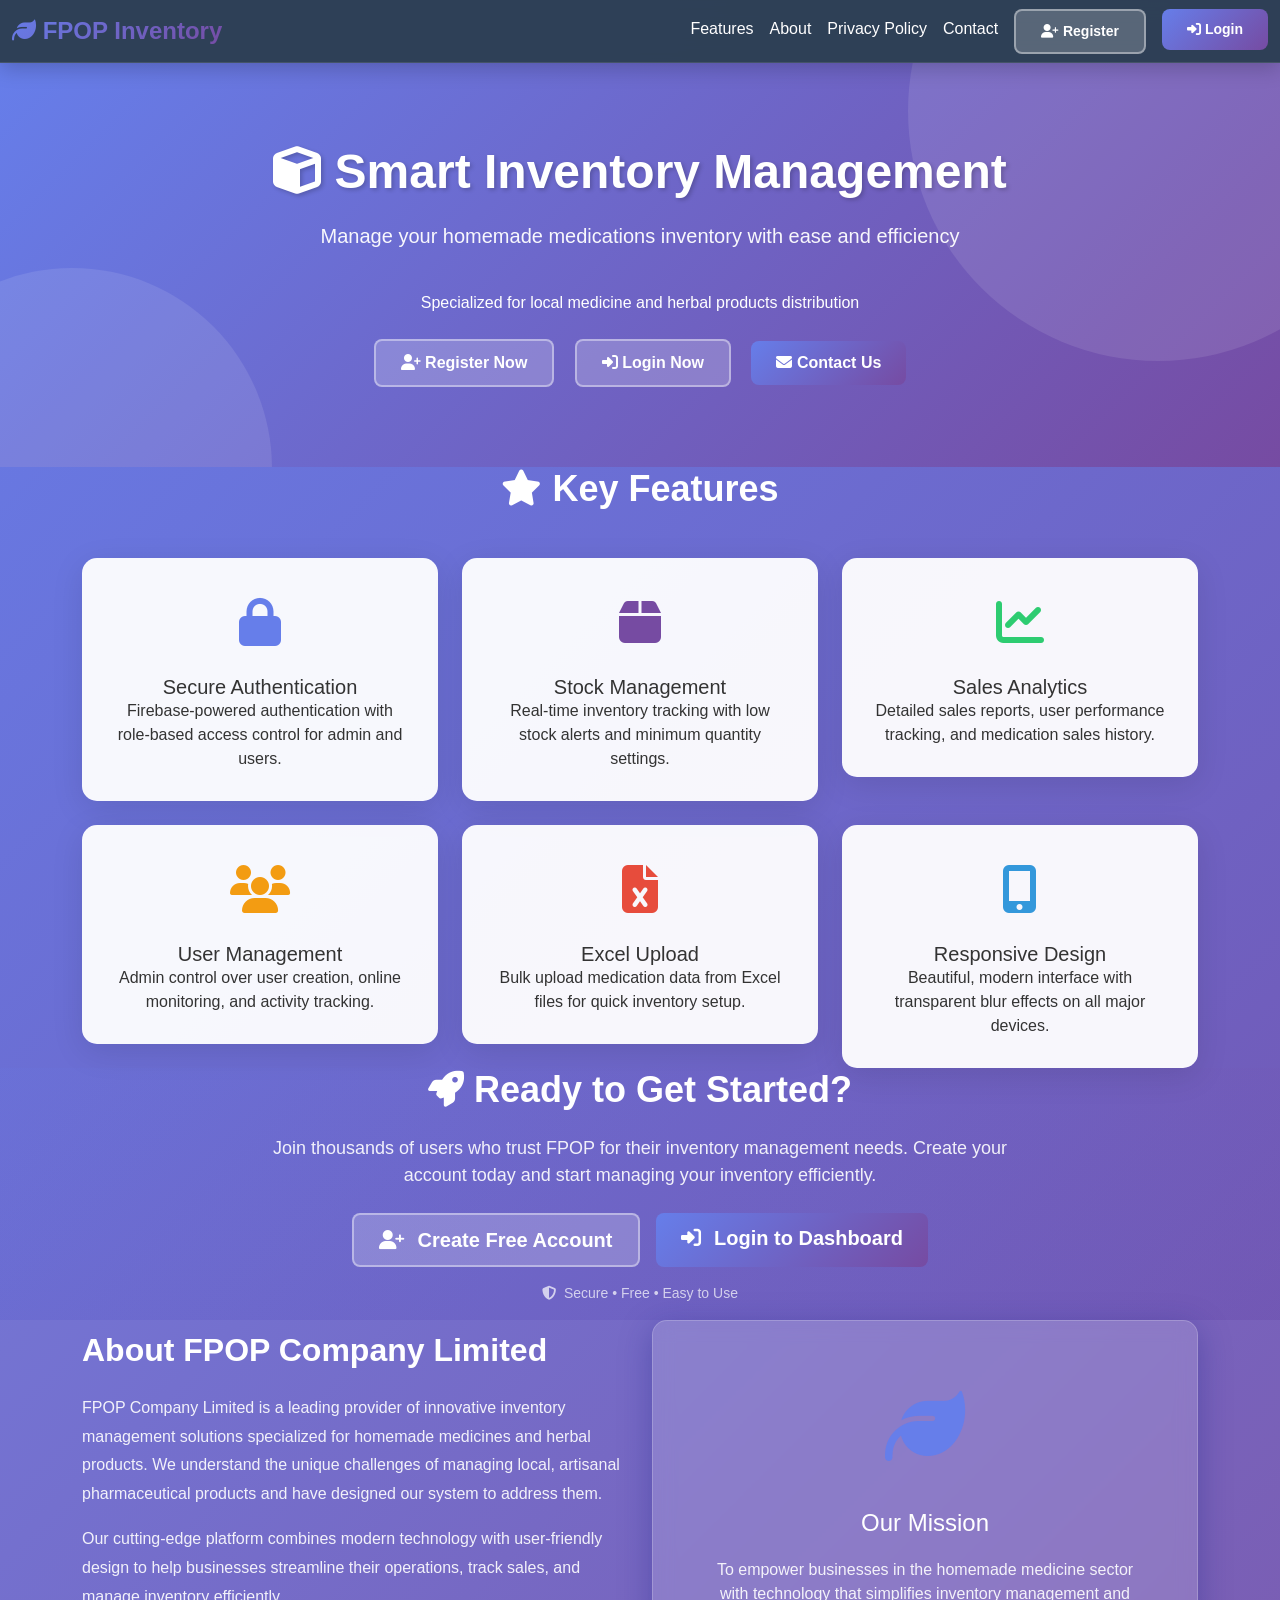
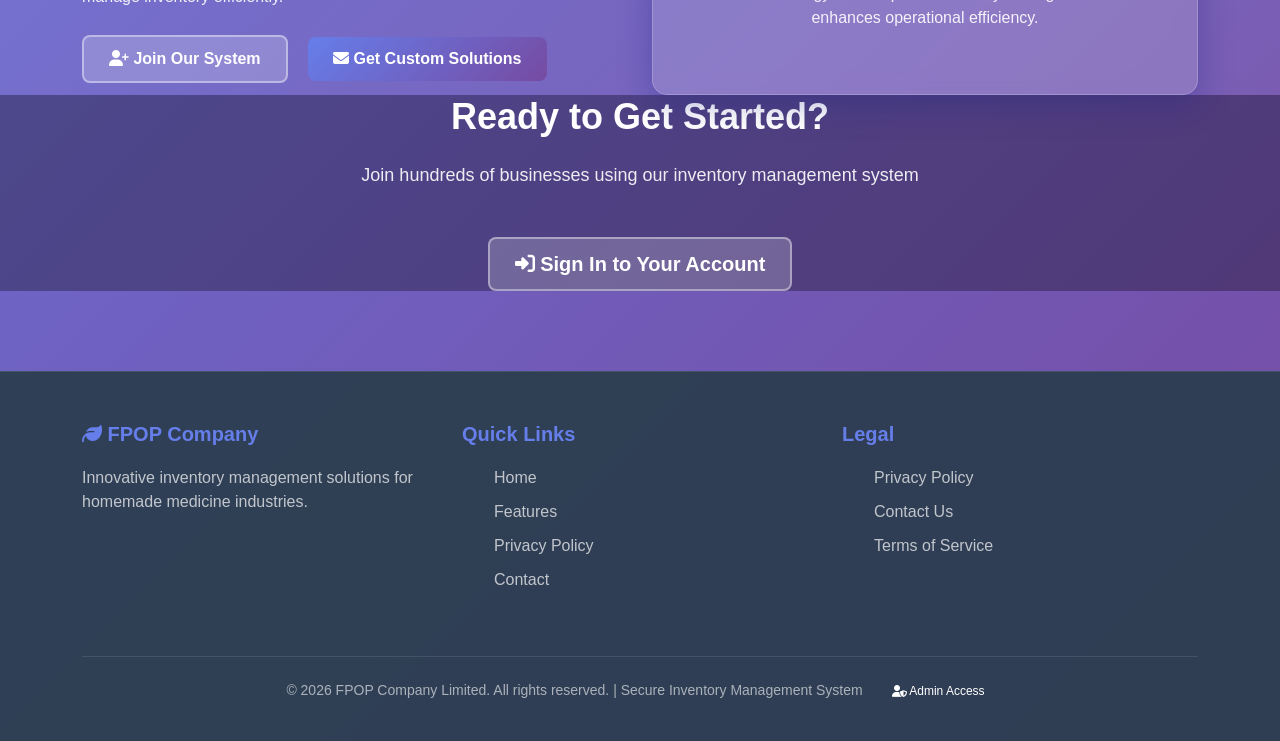
<file: invent/index.html>
<!DOCTYPE html>
<html lang="en">
<head>
    <meta charset="UTF-8">
    <meta name="viewport" content="width=device-width, initial-scale=1.0">
    <title>FPOP Company Limited - Inventory Management System</title>
    <link href="https://cdn.jsdelivr.net/npm/bootstrap@5.3.0/dist/css/bootstrap.min.css" rel="stylesheet">
    <link rel="stylesheet" href="https://cdnjs.cloudflare.com/ajax/libs/font-awesome/6.4.0/css/all.min.css">
    <link rel="stylesheet" href="css/style.css">
</head>
<body>
    <!-- Navbar -->
    <nav class="navbar navbar-expand-lg navbar-custom sticky-top">
        <div class="container-fluid">
            <a class="navbar-brand" href="index.html">
                <i class="fas fa-leaf"></i> FPOP Inventory
            </a>
            <button class="navbar-toggler" type="button" data-bs-toggle="collapse" data-bs-target="#navbarNav">
                <span class="navbar-toggler-icon"></span>
            </button>
            <div class="collapse navbar-collapse" id="navbarNav">
                <ul class="navbar-nav ms-auto">
                    <li class="nav-item"><a class="nav-link" href="#features">Features</a></li>
                    <li class="nav-item"><a class="nav-link" href="#about">About</a></li>
                    <li class="nav-item"><a class="nav-link" href="privacy-policy.html">Privacy Policy</a></li>
                    <li class="nav-item"><a class="nav-link" href="contact.html">Contact</a></li>
                    <li class="nav-item ms-2">
                        <a href="user-register.html" class="btn btn-custom-secondary btn-sm me-2">
                            <i class="fas fa-user-plus"></i> Register
                        </a>
                    </li>
                    <li class="nav-item ms-2">
                        <a href="login.html" class="btn btn-custom-primary btn-sm">
                            <i class="fas fa-sign-in-alt"></i> Login
                        </a>
                    </li>
                </ul>
            </div>
        </div>
    </nav>

    <!-- Hero Section -->
    <section class="hero-section">
        <div class="hero-content">
            <h1 class="hero-title">
                <i class="fas fa-cube"></i> Smart Inventory Management
            </h1>
            <p class="hero-subtitle">Manage your homemade medications inventory with ease and efficiency</p>
            <p class="mb-4">Specialized for local medicine and herbal products distribution</p>
            <a href="user-register.html" class="btn btn-custom-secondary me-3">
                <i class="fas fa-user-plus"></i> Register Now
            </a>
            <a href="login.html" class="btn btn-custom-secondary me-3">
                <i class="fas fa-sign-in-alt"></i> Login Now
            </a>
            <a href="contact.html" class="btn btn-custom-primary">
                <i class="fas fa-envelope"></i> Contact Us
            </a>
        </div>
    </section>

    <!-- Features Section -->
    <section id="features" class="py-80">
        <div class="container">
            <h2 class="text-center text-white mb-5" style="font-size: 36px; font-weight: 700;">
                <i class="fas fa-star"></i> Key Features
            </h2>
            <div class="row g-4">
                <div class="col-md-6 col-lg-4">
                    <div class="card-custom fade-in">
                        <div class="card-body text-center">
                            <div class="feature-icon" style="color: #667eea;">
                                <i class="fas fa-lock"></i>
                            </div>
                            <h5 class="card-title">Secure Authentication</h5>
                            <p class="card-text">Firebase-powered authentication with role-based access control for admin and users.</p>
                        </div>
                    </div>
                </div>

                <div class="col-md-6 col-lg-4">
                    <div class="card-custom fade-in">
                        <div class="card-body text-center">
                            <div class="feature-icon" style="color: #764ba2;">
                                <i class="fas fa-box"></i>
                            </div>
                            <h5 class="card-title">Stock Management</h5>
                            <p class="card-text">Real-time inventory tracking with low stock alerts and minimum quantity settings.</p>
                        </div>
                    </div>
                </div>

                <div class="col-md-6 col-lg-4">
                    <div class="card-custom fade-in">
                        <div class="card-body text-center">
                            <div class="feature-icon" style="color: #2ecc71;">
                                <i class="fas fa-chart-line"></i>
                            </div>
                            <h5 class="card-title">Sales Analytics</h5>
                            <p class="card-text">Detailed sales reports, user performance tracking, and medication sales history.</p>
                        </div>
                    </div>
                </div>

                <div class="col-md-6 col-lg-4">
                    <div class="card-custom fade-in">
                        <div class="card-body text-center">
                            <div class="feature-icon" style="color: #f39c12;">
                                <i class="fas fa-users"></i>
                            </div>
                            <h5 class="card-title">User Management</h5>
                            <p class="card-text">Admin control over user creation, online monitoring, and activity tracking.</p>
                        </div>
                    </div>
                </div>

                <div class="col-md-6 col-lg-4">
                    <div class="card-custom fade-in">
                        <div class="card-body text-center">
                            <div class="feature-icon" style="color: #e74c3c;">
                                <i class="fas fa-file-excel"></i>
                            </div>
                            <h5 class="card-title">Excel Upload</h5>
                            <p class="card-text">Bulk upload medication data from Excel files for quick inventory setup.</p>
                        </div>
                    </div>
                </div>

                <div class="col-md-6 col-lg-4">
                    <div class="card-custom fade-in">
                        <div class="card-body text-center">
                            <div class="feature-icon" style="color: #3498db;">
                                <i class="fas fa-mobile-alt"></i>
                            </div>
                            <h5 class="card-title">Responsive Design</h5>
                            <p class="card-text">Beautiful, modern interface with transparent blur effects on all major devices.</p>
                        </div>
                    </div>
                </div>
            </div>
        </div>
    </section>

    <!-- Call to Action Section -->
    <section class="py-80" style="background: linear-gradient(135deg, rgba(102, 126, 234, 0.1) 0%, rgba(118, 75, 162, 0.1) 100%);">
        <div class="container">
            <div class="row align-items-center">
                <div class="col-lg-8 mx-auto text-center">
                    <h2 class="text-white mb-4" style="font-size: 36px; font-weight: 700;">
                        <i class="fas fa-rocket"></i> Ready to Get Started?
                    </h2>
                    <p class="text-white mb-4" style="font-size: 18px; opacity: 0.9;">
                        Join thousands of users who trust FPOP for their inventory management needs.
                        Create your account today and start managing your inventory efficiently.
                    </p>
                    <div class="d-flex justify-content-center gap-3 flex-wrap">
                        <a href="user-register.html" class="btn btn-custom-secondary btn-lg">
                            <i class="fas fa-user-plus me-2"></i> Create Free Account
                        </a>
                        <a href="login.html" class="btn btn-custom-primary btn-lg">
                            <i class="fas fa-sign-in-alt me-2"></i> Login to Dashboard
                        </a>
                    </div>
                    <p class="text-white mt-3" style="font-size: 14px; opacity: 0.7;">
                        <i class="fas fa-shield-alt me-1"></i> Secure • Free • Easy to Use
                    </p>
                </div>
            </div>
        </div>
    </section>

    <!-- About Section -->
    <section id="about" class="py-80" style="background: rgba(255, 255, 255, 0.05);">
        <div class="container">
            <div class="row align-items-center">
                <div class="col-lg-6 mb-4 mb-lg-0">
                    <h2 class="text-white mb-4" style="font-size: 32px; font-weight: 700;">
                        About FPOP Company Limited
                    </h2>
                    <p class="text-white" style="font-size: 16px; line-height: 1.8; opacity: 0.9;">
                        FPOP Company Limited is a leading provider of innovative inventory management solutions 
                        specialized for homemade medicines and herbal products. We understand the unique challenges of 
                        managing local, artisanal pharmaceutical products and have designed our system to address them.
                    </p>
                    <p class="text-white" style="font-size: 16px; line-height: 1.8; opacity: 0.9;">
                        Our cutting-edge platform combines modern technology with user-friendly design to help 
                        businesses streamline their operations, track sales, and manage inventory efficiently.
                    </p>
                    <div class="mt-4">
                        <a href="user-register.html" class="btn btn-custom-secondary me-3">
                            <i class="fas fa-user-plus"></i> Join Our System
                        </a>
                        <a href="contact.html" class="btn btn-custom-primary">
                            <i class="fas fa-envelope"></i> Get Custom Solutions
                        </a>
                    </div>
                </div>
                <div class="col-lg-6">
                    <div class="blur-card p-5">
                        <div class="text-center text-white">
                            <div style="font-size: 80px; color: #667eea; margin-bottom: 20px;">
                                <i class="fas fa-leaf"></i>
                            </div>
                            <h4 style="margin-bottom: 20px;">Our Mission</h4>
                            <p style="opacity: 0.9;">
                                To empower businesses in the homemade medicine sector with technology that 
                                simplifies inventory management and enhances operational efficiency.
                            </p>
                        </div>
                    </div>
                </div>
            </div>
        </div>
    </section>

    <!-- CTA Section -->
    <section class="py-80" style="background: rgba(0, 0, 0, 0.3);">
        <div class="container text-center">
            <h2 class="text-white mb-4" style="font-size: 36px; font-weight: 700;">Ready to Get Started?</h2>
            <p class="text-white mb-5" style="font-size: 18px; opacity: 0.9;">
                Join hundreds of businesses using our inventory management system
            </p>
            <a href="login.html" class="btn btn-custom-secondary btn-lg">
                <i class="fas fa-sign-in-alt"></i> Sign In to Your Account
            </a>
        </div>
    </section>

    <!-- Footer -->
    <footer class="footer">
        <div class="container">
            <div class="row mb-4">
                <div class="col-md-4 footer-section mb-4">
                    <h5><i class="fas fa-leaf"></i> FPOP Company</h5>
                    <p style="opacity: 0.7;">
                        Innovative inventory management solutions for homemade medicine industries.
                    </p>
                </div>
                <div class="col-md-4 footer-section mb-4">
                    <h5>Quick Links</h5>
                    <ul>
                        <li><a href="index.html">Home</a></li>
                        <li><a href="#features">Features</a></li>
                        <li><a href="privacy-policy.html">Privacy Policy</a></li>
                        <li><a href="contact.html">Contact</a></li>
                    </ul>
                </div>
                <div class="col-md-4 footer-section mb-4">
                    <h5>Legal</h5>
                    <ul>
                        <li><a href="privacy-policy.html">Privacy Policy</a></li>
                        <li><a href="contact.html">Contact Us</a></li>
                        <li><a href="#">Terms of Service</a></li>
                    </ul>
                </div>
            </div>
            <div class="footer-bottom">
                <p>&copy; 2026 FPOP Company Limited. All rights reserved. | Secure Inventory Management System 
                <button type="button" class="btn btn-link btn-sm text-white ms-3" data-bs-toggle="modal" data-bs-target="#adminSignupModal" style="text-decoration: none; font-size: 12px;">
                    <i class="fas fa-user-shield"></i> Admin Access
                </button></p>
            </div>
        </div>
    </footer>

    <script src="https://cdn.jsdelivr.net/npm/bootstrap@5.3.0/dist/js/bootstrap.bundle.min.js"></script>

    <!-- Admin Signup Modal -->
    <div class="modal fade" id="adminSignupModal" tabindex="-1" aria-labelledby="adminSignupModalLabel" aria-hidden="true">
        <div class="modal-dialog modal-dialog-centered">
            <div class="modal-content" style="background: rgba(255, 255, 255, 0.95); backdrop-filter: blur(10px); border: 1px solid rgba(255, 255, 255, 0.2);">
                <div class="modal-header" style="border-bottom: 1px solid rgba(0, 0, 0, 0.1);">
                    <h5 class="modal-title" id="adminSignupModalLabel" style="color: #333;">
                        <i class="fas fa-user-shield"></i> Admin Registration
                    </h5>
                    <button type="button" class="btn-close" data-bs-dismiss="modal" aria-label="Close"></button>
                </div>
                <div class="modal-body">
                    <div id="adminAlertDiv"></div>
                    <form id="adminSignupForm">
                        <div class="mb-3">
                            <label for="adminEmail" class="form-label" style="color: #333;">Email Address</label>
                            <input type="email" class="form-control" id="adminEmail" placeholder="admin@fpop.com" required>
                        </div>
                        <div class="mb-3">
                            <label for="adminPassword" class="form-label" style="color: #333;">Password</label>
                            <input type="password" class="form-control" id="adminPassword" placeholder="••••••••" required>
                        </div>
                        <div class="mb-3">
                            <label for="adminUserName" class="form-label" style="color: #333;">Full Name</label>
                            <input type="text" class="form-control" id="adminUserName" placeholder="Admin Name" required>
                        </div>
                        <div class="mb-3">
                            <label for="adminSecretPassword" class="form-label" style="color: #333;">Secret Password</label>
                            <input type="password" class="form-control" id="adminSecretPassword" placeholder="Enter secret password" required>
                        </div>
                        <button type="submit" class="btn btn-primary w-100">
                            <i class="fas fa-user-plus"></i> Create Admin Account
                        </button>
                        <button type="button" class="btn btn-outline-secondary w-100 mt-2" id="testConnectionBtn">
                            <i class="fas fa-wifi"></i> Test Connection
                        </button>
                    </form>
                </div>
            </div>
        </div>
    </div>

    <script type="module">
        import { signUpAdmin, checkFirebaseConnection } from './js/auth.js';
        import { doc, getDoc } from "https://www.gstatic.com/firebasejs/10.7.0/firebase-firestore.js";
        import { db } from './js/firebase-config.js';

        // Check Firebase connection on page load
        window.addEventListener('load', () => {
            console.log('Page loaded, checking Firebase connection...');
            const isConnected = checkFirebaseConnection();
            if (!isConnected) {
                console.error('Firebase connection failed!');
                showAdminAlert('Firebase connection failed. Please check your internet connection and Firebase configuration.', 'danger');
            } else {
                console.log('Firebase connected successfully');
            }
        });

        // Handle admin signup
        document.getElementById('adminSignupForm').addEventListener('submit', async (e) => {
            e.preventDefault();
            
            const email = document.getElementById('adminEmail').value.trim();
            const password = document.getElementById('adminPassword').value;
            const userName = document.getElementById('adminUserName').value.trim();
            const secretPassword = document.getElementById('adminSecretPassword').value;
            const btn = e.target.querySelector('button[type="submit"]');
            
            // Basic validation
            if (!email || !password || !userName || !secretPassword) {
                showAdminAlert('All fields are required', 'warning');
                return;
            }

            if (password.length < 6) {
                showAdminAlert('Password must be at least 6 characters long', 'warning');
                return;
            }

            btn.disabled = true;
            btn.innerHTML = '<i class="fas fa-spinner fa-spin"></i> Creating...';

            console.log('Submitting admin signup form with:', { email, userName, secretPassword: '***' });

            try {
                const result = await signUpAdmin(email, password, userName, secretPassword);
                
                console.log('Signup result:', result);
                
                if (result.success) {
                    showAdminAlert('Admin account created successfully! You can now login.', 'success');
                    setTimeout(() => {
                        window.location.href = 'login.html';
                    }, 2000);
                } else {
                    showAdminAlert(`Failed to create admin account: ${result.message}`, 'danger');
                    btn.disabled = false;
                    btn.innerHTML = '<i class="fas fa-user-plus"></i> Create Admin Account';
                }
            } catch (error) {
                console.error('Unexpected error during signup:', error);
                showAdminAlert(`Unexpected error: ${error.message}`, 'danger');
                btn.disabled = false;
                btn.innerHTML = '<i class="fas fa-user-plus"></i> Create Admin Account';
            }
        });

        // Test Firebase connection
        document.getElementById('testConnectionBtn').addEventListener('click', async () => {
            const btn = document.getElementById('testConnectionBtn');
            const originalText = btn.innerHTML;
            
            btn.disabled = true;
            btn.innerHTML = '<i class="fas fa-spinner fa-spin"></i> Testing...';
            
            try {
                const isConnected = checkFirebaseConnection();
                
                if (isConnected) {
                    // Test a simple Firestore read
                    const testDoc = await getDoc(doc(db, "test", "connection"));
                    showAdminAlert('Firebase connection successful! Services are working.', 'success');
                } else {
                    showAdminAlert('Firebase connection failed. Check console for details.', 'danger');
                }
            } catch (error) {
                console.error('Connection test error:', error);
                showAdminAlert(`Connection test failed: ${error.message}`, 'danger');
            } finally {
                btn.disabled = false;
                btn.innerHTML = originalText;
            }
        });
            const alertDiv = document.getElementById('adminAlertDiv');
            alertDiv.innerHTML = `
                <div class="alert alert-${type} alert-dismissible fade show" role="alert">
                    <i class="fas fa-${type === 'danger' ? 'exclamation-circle' : 'check-circle'}"></i> ${message}
                    <button type="button" class="btn-close" data-bs-dismiss="alert"></button>
                </div>
            `;
        }
    </script>
</body>
</html>
</file>
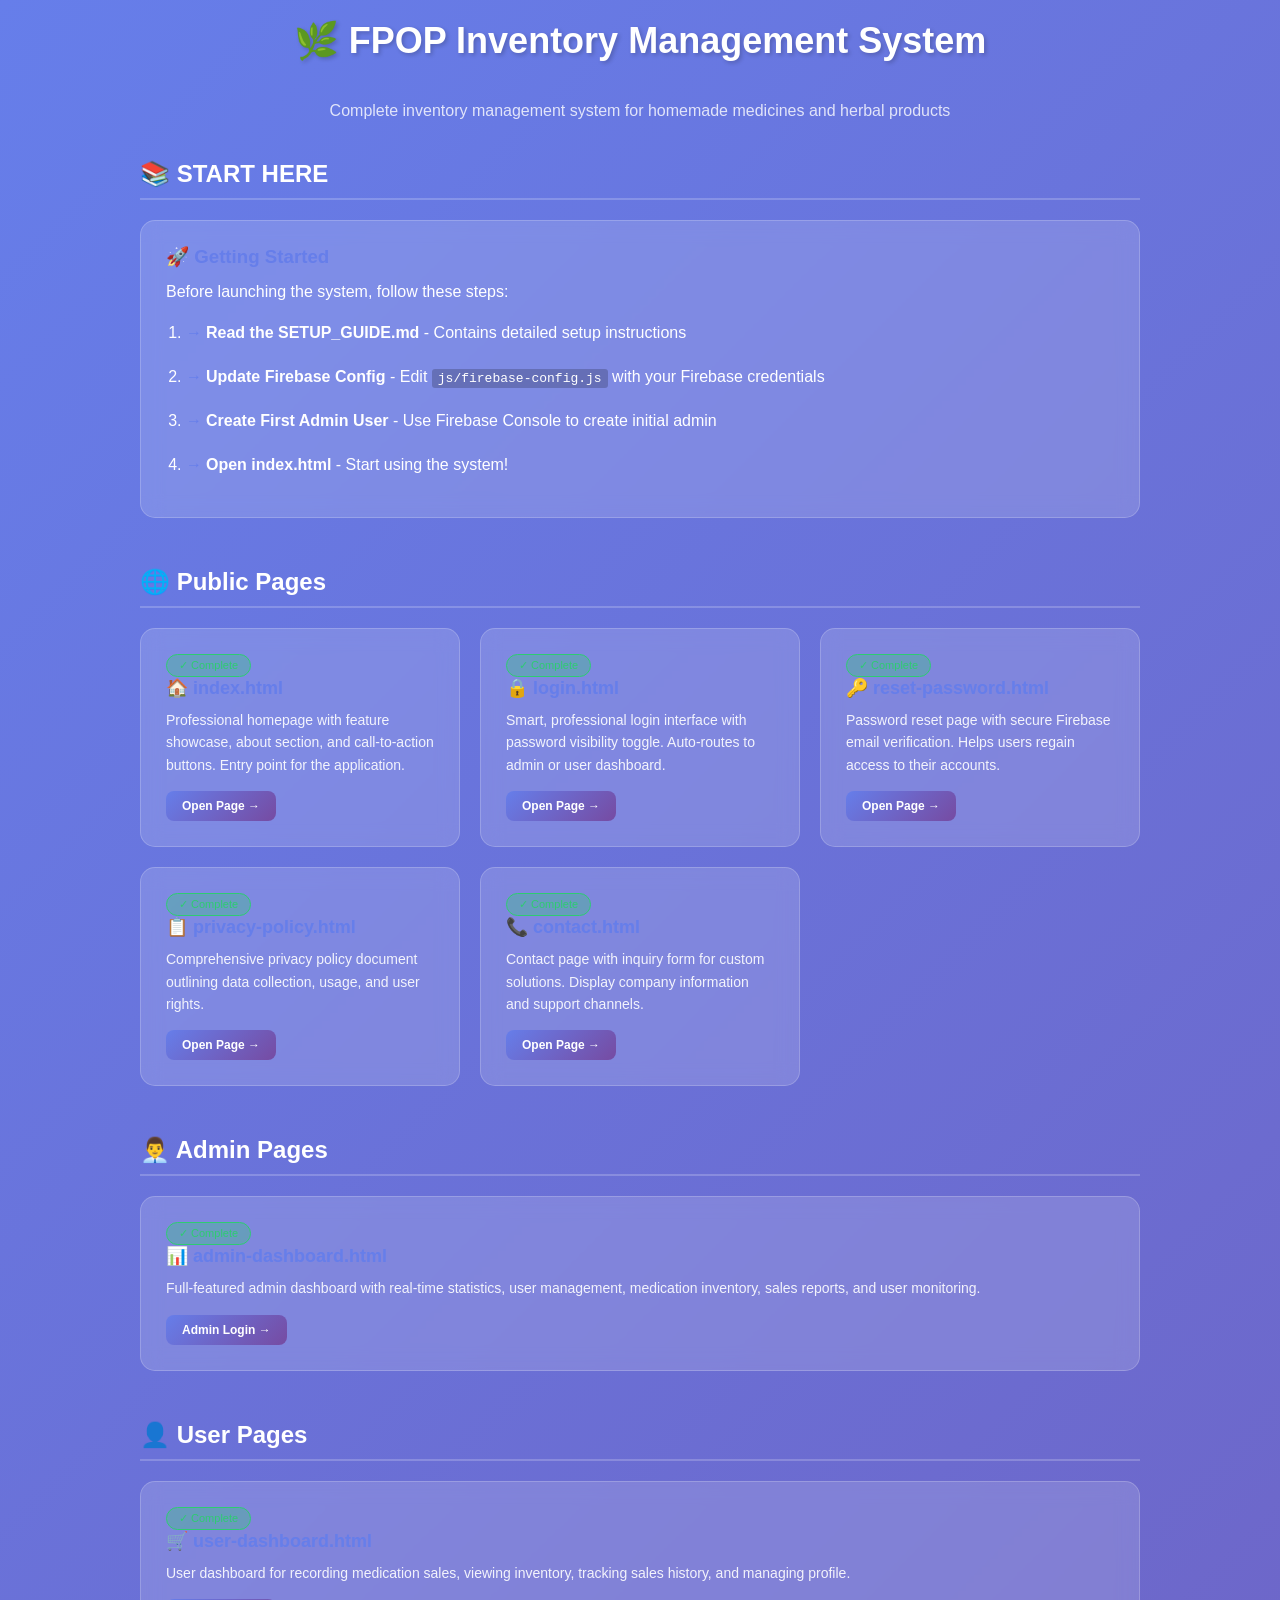
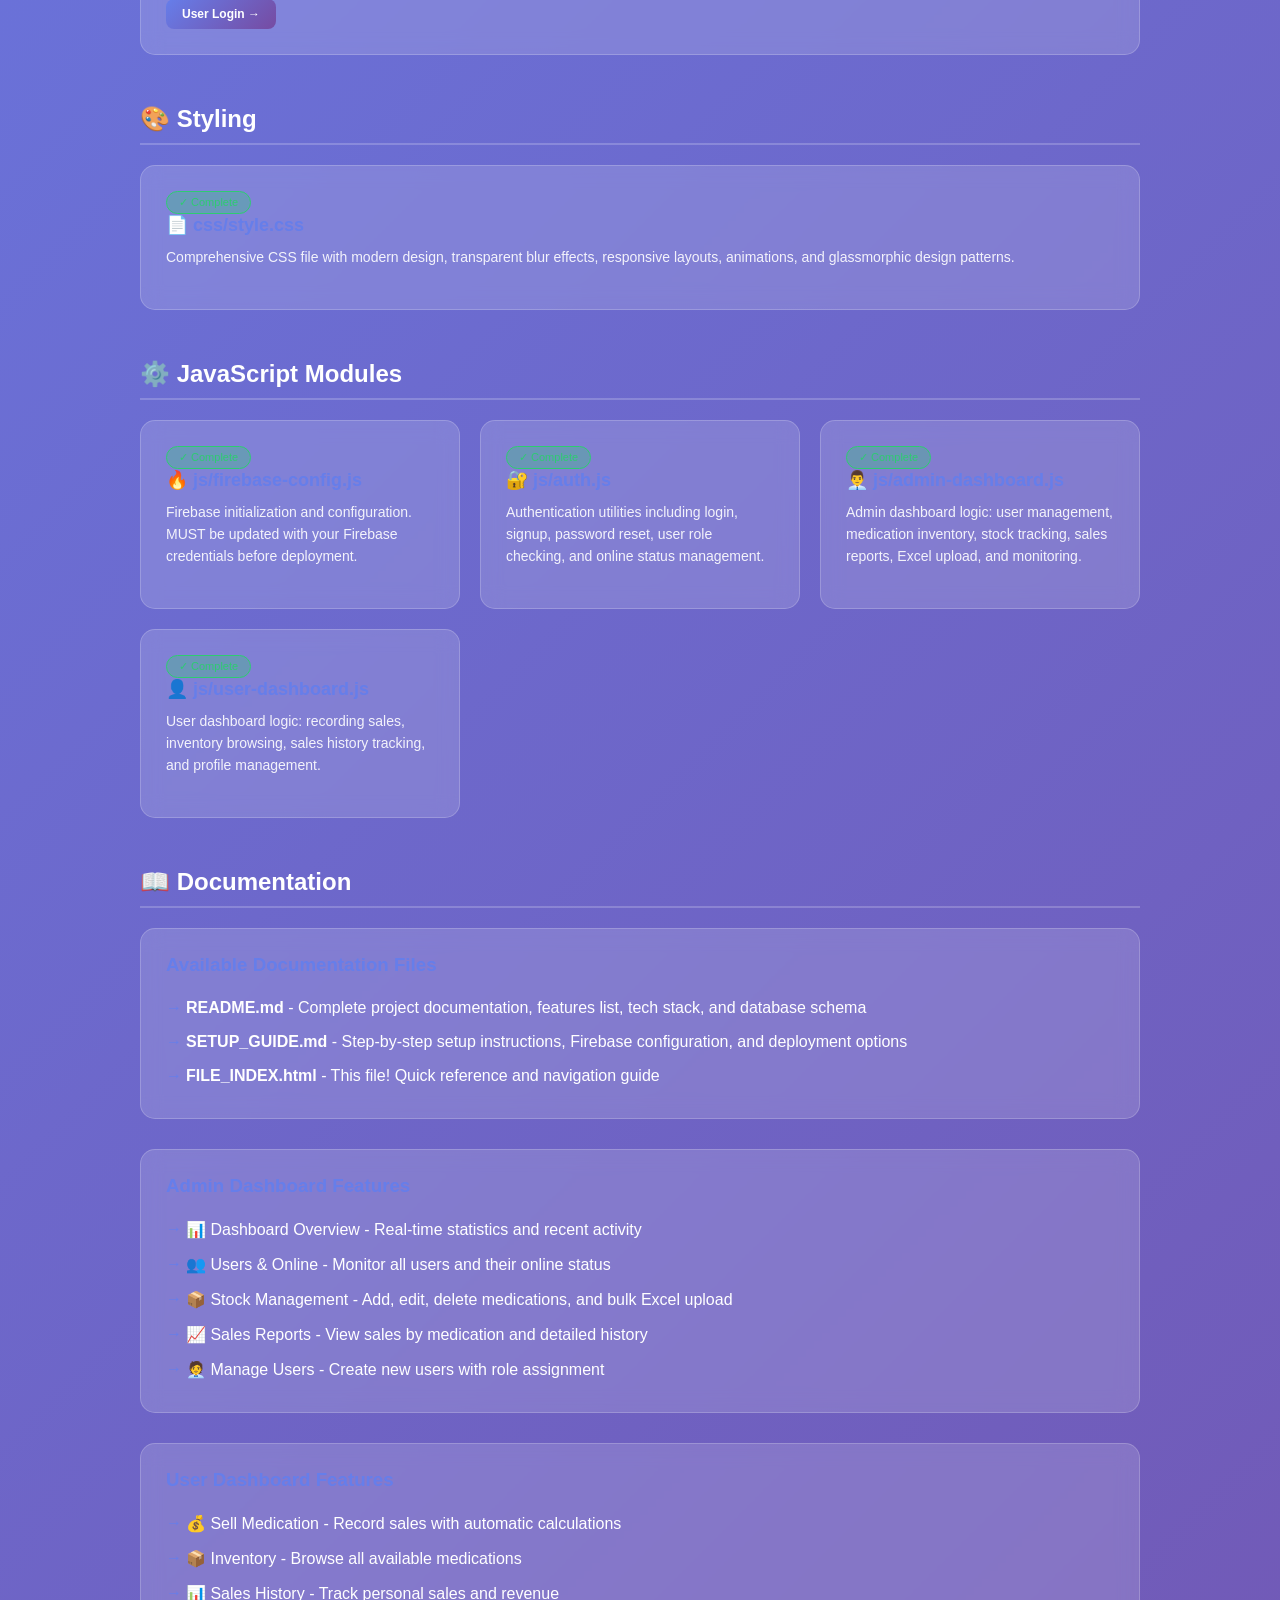
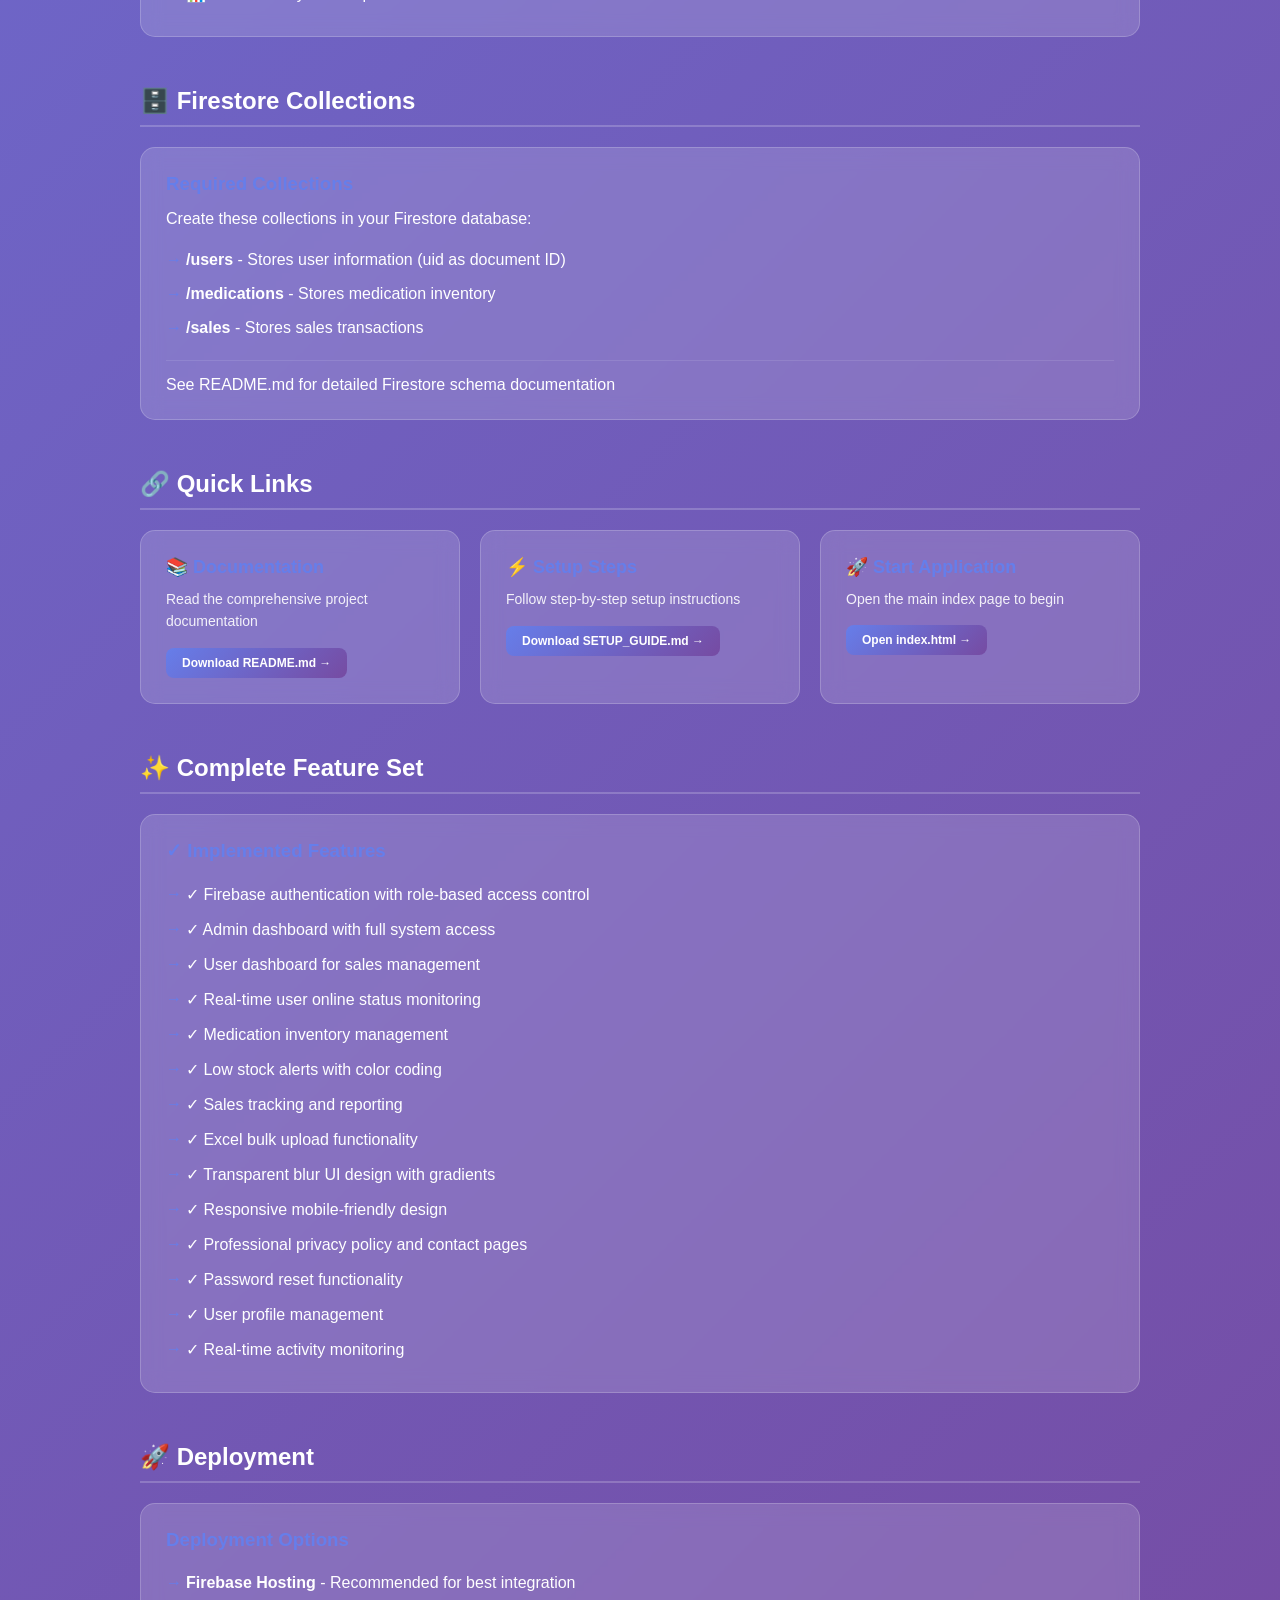
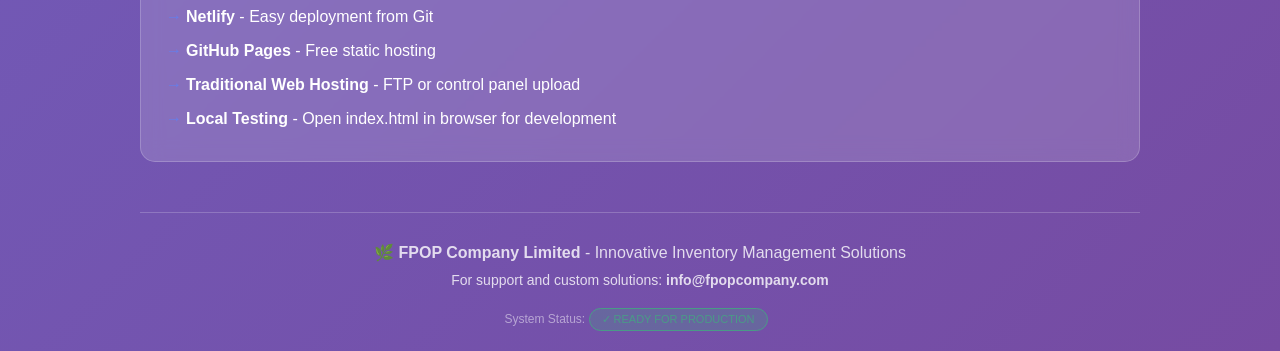
<file: invent/FILE_INDEX.html>
<!DOCTYPE html>
<html lang="en">
<head>
    <meta charset="UTF-8">
    <meta name="viewport" content="width=device-width, initial-scale=1.0">
    <title>FPOP Inventory System - Project Files</title>
    <style>
        * { margin: 0; padding: 0; box-sizing: border-box; }
        body {
            font-family: 'Segoe UI', Tahoma, Geneva, Verdana, sans-serif;
            background: linear-gradient(135deg, #667eea 0%, #764ba2 100%);
            min-height: 100vh;
            padding: 20px;
        }
        .container {
            max-width: 1000px;
            margin: 0 auto;
        }
        h1 {
            color: white;
            text-align: center;
            margin-bottom: 40px;
            font-size: 36px;
            text-shadow: 2px 2px 4px rgba(0,0,0,0.2);
        }
        .file-grid {
            display: grid;
            grid-template-columns: repeat(auto-fit, minmax(300px, 1fr));
            gap: 20px;
            margin-bottom: 40px;
        }
        .file-card {
            background: rgba(255, 255, 255, 0.15);
            backdrop-filter: blur(10px);
            border: 1px solid rgba(255, 255, 255, 0.2);
            border-radius: 15px;
            padding: 25px;
            color: white;
            transition: all 0.3s ease;
        }
        .file-card:hover {
            background: rgba(255, 255, 255, 0.25);
            transform: translateY(-5px);
            box-shadow: 0 10px 30px rgba(0,0,0,0.3);
        }
        .file-card h3 {
            color: #667eea;
            margin-bottom: 10px;
            font-size: 18px;
        }
        .file-card p {
            font-size: 14px;
            opacity: 0.9;
            margin-bottom: 15px;
            line-height: 1.6;
        }
        .file-card a {
            display: inline-block;
            background: linear-gradient(135deg, #667eea 0%, #764ba2 100%);
            color: white;
            padding: 8px 16px;
            border-radius: 8px;
            text-decoration: none;
            transition: all 0.3s;
            font-size: 12px;
            font-weight: 600;
        }
        .file-card a:hover {
            box-shadow: 0 5px 15px rgba(102, 126, 234, 0.4);
        }
        .category {
            margin-bottom: 50px;
        }
        .category-title {
            color: white;
            font-size: 24px;
            margin-bottom: 20px;
            padding-bottom: 10px;
            border-bottom: 2px solid rgba(255, 255, 255, 0.2);
        }
        .docs-section {
            background: rgba(255, 255, 255, 0.15);
            backdrop-filter: blur(10px);
            border: 1px solid rgba(255, 255, 255, 0.2);
            border-radius: 15px;
            padding: 25px;
            color: white;
            margin-bottom: 30px;
        }
        .docs-section h3 {
            color: #667eea;
            margin-bottom: 15px;
        }
        .docs-section ul {
            list-style: none;
            padding-left: 0;
        }
        .docs-section li {
            padding: 8px 0;
            padding-left: 20px;
            position: relative;
        }
        .docs-section li:before {
            content: "→";
            position: absolute;
            left: 0;
            color: #667eea;
        }
        .docs-section a {
            color: #667eea;
            text-decoration: none;
            font-weight: 600;
        }
        .docs-section a:hover {
            text-decoration: underline;
        }
        .footer {
            text-align: center;
            color: rgba(255, 255, 255, 0.8);
            margin-top: 50px;
            padding-top: 30px;
            border-top: 1px solid rgba(255, 255, 255, 0.2);
        }
        .badge {
            display: inline-block;
            background: rgba(46, 204, 113, 0.3);
            color: #2ecc71;
            padding: 4px 12px;
            border-radius: 20px;
            font-size: 11px;
            margin-right: 8px;
            border: 1px solid #2ecc71;
        }
        .status-complete { background: rgba(46, 204, 113, 0.3); color: #2ecc71; border-color: #2ecc71; }
        .status-demo { background: rgba(52, 152, 219, 0.3); color: #3498db; border-color: #3498db; }
        .status-ready { background: rgba(241, 196, 15, 0.3); color: #f39c12; border-color: #f39c12; }
    </style>
</head>
<body>
    <div class="container">
        <h1>🌿 FPOP Inventory Management System</h1>
        <p style="text-align: center; color: rgba(255, 255, 255, 0.8); margin-bottom: 40px;">
            Complete inventory management system for homemade medicines and herbal products
        </p>

        <!-- START HERE -->
        <div class="category">
            <h2 class="category-title">📚 START HERE</h2>
            <div class="docs-section">
                <h3>🚀 Getting Started</h3>
                <p style="margin-bottom: 15px;">Before launching the system, follow these steps:</p>
                <ol style="list-style: decimal; padding-left: 20px;">
                    <li style="margin-bottom: 10px;">
                        <strong>Read the SETUP_GUIDE.md</strong> - Contains detailed setup instructions
                    </li>
                    <li style="margin-bottom: 10px;">
                        <strong>Update Firebase Config</strong> - Edit <code style="background: rgba(0,0,0,0.2); padding: 2px 6px; border-radius: 3px;">js/firebase-config.js</code> with your Firebase credentials
                    </li>
                    <li style="margin-bottom: 10px;">
                        <strong>Create First Admin User</strong> - Use Firebase Console to create initial admin
                    </li>
                    <li style="margin-bottom: 10px;">
                        <strong>Open index.html</strong> - Start using the system!
                    </li>
                </ol>
            </div>
        </div>

        <!-- PUBLIC PAGES -->
        <div class="category">
            <h2 class="category-title">🌐 Public Pages</h2>
            <div class="file-grid">
                <div class="file-card">
                    <span class="badge status-complete">✓ Complete</span>
                    <h3>🏠 index.html</h3>
                    <p>Professional homepage with feature showcase, about section, and call-to-action buttons. Entry point for the application.</p>
                    <a href="index.html" target="_blank">Open Page →</a>
                </div>

                <div class="file-card">
                    <span class="badge status-complete">✓ Complete</span>
                    <h3>🔒 login.html</h3>
                    <p>Smart, professional login interface with password visibility toggle. Auto-routes to admin or user dashboard.</p>
                    <a href="login.html" target="_blank">Open Page →</a>
                </div>

                <div class="file-card">
                    <span class="badge status-complete">✓ Complete</span>
                    <h3>🔑 reset-password.html</h3>
                    <p>Password reset page with secure Firebase email verification. Helps users regain access to their accounts.</p>
                    <a href="reset-password.html" target="_blank">Open Page →</a>
                </div>

                <div class="file-card">
                    <span class="badge status-complete">✓ Complete</span>
                    <h3>📋 privacy-policy.html</h3>
                    <p>Comprehensive privacy policy document outlining data collection, usage, and user rights.</p>
                    <a href="privacy-policy.html" target="_blank">Open Page →</a>
                </div>

                <div class="file-card">
                    <span class="badge status-complete">✓ Complete</span>
                    <h3>📞 contact.html</h3>
                    <p>Contact page with inquiry form for custom solutions. Display company information and support channels.</p>
                    <a href="contact.html" target="_blank">Open Page →</a>
                </div>
            </div>
        </div>

        <!-- ADMIN PAGES -->
        <div class="category">
            <h2 class="category-title">👨‍💼 Admin Pages</h2>
            <div class="file-grid">
                <div class="file-card">
                    <span class="badge status-complete">✓ Complete</span>
                    <h3>📊 admin-dashboard.html</h3>
                    <p>Full-featured admin dashboard with real-time statistics, user management, medication inventory, sales reports, and user monitoring.</p>
                    <a href="login.html" target="_blank">Admin Login →</a>
                </div>
            </div>
        </div>

        <!-- USER PAGES -->
        <div class="category">
            <h2 class="category-title">👤 User Pages</h2>
            <div class="file-grid">
                <div class="file-card">
                    <span class="badge status-complete">✓ Complete</span>
                    <h3>🛒 user-dashboard.html</h3>
                    <p>User dashboard for recording medication sales, viewing inventory, tracking sales history, and managing profile.</p>
                    <a href="login.html" target="_blank">User Login →</a>
                </div>
            </div>
        </div>

        <!-- STYLES -->
        <div class="category">
            <h2 class="category-title">🎨 Styling</h2>
            <div class="file-grid">
                <div class="file-card">
                    <span class="badge status-complete">✓ Complete</span>
                    <h3>📄 css/style.css</h3>
                    <p>Comprehensive CSS file with modern design, transparent blur effects, responsive layouts, animations, and glassmorphic design patterns.</p>
                </div>
            </div>
        </div>

        <!-- JAVASCRIPT -->
        <div class="category">
            <h2 class="category-title">⚙️ JavaScript Modules</h2>
            <div class="file-grid">
                <div class="file-card">
                    <span class="badge status-complete">✓ Complete</span>
                    <h3>🔥 js/firebase-config.js</h3>
                    <p>Firebase initialization and configuration. MUST be updated with your Firebase credentials before deployment.</p>
                </div>

                <div class="file-card">
                    <span class="badge status-complete">✓ Complete</span>
                    <h3>🔐 js/auth.js</h3>
                    <p>Authentication utilities including login, signup, password reset, user role checking, and online status management.</p>
                </div>

                <div class="file-card">
                    <span class="badge status-complete">✓ Complete</span>
                    <h3>👨‍💼 js/admin-dashboard.js</h3>
                    <p>Admin dashboard logic: user management, medication inventory, stock tracking, sales reports, Excel upload, and monitoring.</p>
                </div>

                <div class="file-card">
                    <span class="badge status-complete">✓ Complete</span>
                    <h3>👤 js/user-dashboard.js</h3>
                    <p>User dashboard logic: recording sales, inventory browsing, sales history tracking, and profile management.</p>
                </div>
            </div>
        </div>

        <!-- DOCUMENTATION -->
        <div class="category">
            <h2 class="category-title">📖 Documentation</h2>
            <div class="docs-section">
                <h3>Available Documentation Files</h3>
                <ul>
                    <li><strong>README.md</strong> - Complete project documentation, features list, tech stack, and database schema</li>
                    <li><strong>SETUP_GUIDE.md</strong> - Step-by-step setup instructions, Firebase configuration, and deployment options</li>
                    <li><strong>FILE_INDEX.html</strong> - This file! Quick reference and navigation guide</li>
                </ul>
            </div>

            <div class="docs-section">
                <h3>Admin Dashboard Features</h3>
                <ul>
                    <li>📊 Dashboard Overview - Real-time statistics and recent activity</li>
                    <li>👥 Users & Online - Monitor all users and their online status</li>
                    <li>📦 Stock Management - Add, edit, delete medications, and bulk Excel upload</li>
                    <li>📈 Sales Reports - View sales by medication and detailed history</li>
                    <li>🧑‍💼 Manage Users - Create new users with role assignment</li>
                </ul>
            </div>

            <div class="docs-section">
                <h3>User Dashboard Features</h3>
                <ul>
                    <li>💰 Sell Medication - Record sales with automatic calculations</li>
                    <li>📦 Inventory - Browse all available medications</li>
                    <li>📊 Sales History - Track personal sales and revenue</li>
                </ul>
            </div>
        </div>

        <!-- FIRESTORE SETUP -->
        <div class="category">
            <h2 class="category-title">🗄️ Firestore Collections</h2>
            <div class="docs-section">
                <h3>Required Collections</h3>
                <p style="margin-bottom: 15px;">Create these collections in your Firestore database:</p>
                <ul>
                    <li><strong>/users</strong> - Stores user information (uid as document ID)</li>
                    <li><strong>/medications</strong> - Stores medication inventory</li>
                    <li><strong>/sales</strong> - Stores sales transactions</li>
                </ul>
                <p style="margin-top: 15px; padding-top: 15px; border-top: 1px solid rgba(255,255,255,0.1);">
                    See README.md for detailed Firestore schema documentation
                </p>
            </div>
        </div>

        <!-- QUICK LINKS -->
        <div class="category">
            <h2 class="category-title">🔗 Quick Links</h2>
            <div class="file-grid">
                <div class="file-card">
                    <h3>📚 Documentation</h3>
                    <p>Read the comprehensive project documentation</p>
                    <a href="README.md" download>Download README.md →</a>
                </div>

                <div class="file-card">
                    <h3>⚡ Setup Steps</h3>
                    <p>Follow step-by-step setup instructions</p>
                    <a href="SETUP_GUIDE.md" download>Download SETUP_GUIDE.md →</a>
                </div>

                <div class="file-card">
                    <h3>🚀 Start Application</h3>
                    <p>Open the main index page to begin</p>
                    <a href="index.html" target="_blank">Open index.html →</a>
                </div>
            </div>
        </div>

        <!-- FEATURES SUMMARY -->
        <div class="category">
            <h2 class="category-title">✨ Complete Feature Set</h2>
            <div class="docs-section">
                <h3>✓ Implemented Features</h3>
                <ul>
                    <li>✓ Firebase authentication with role-based access control</li>
                    <li>✓ Admin dashboard with full system access</li>
                    <li>✓ User dashboard for sales management</li>
                    <li>✓ Real-time user online status monitoring</li>
                    <li>✓ Medication inventory management</li>
                    <li>✓ Low stock alerts with color coding</li>
                    <li>✓ Sales tracking and reporting</li>
                    <li>✓ Excel bulk upload functionality</li>
                    <li>✓ Transparent blur UI design with gradients</li>
                    <li>✓ Responsive mobile-friendly design</li>
                    <li>✓ Professional privacy policy and contact pages</li>
                    <li>✓ Password reset functionality</li>
                    <li>✓ User profile management</li>
                    <li>✓ Real-time activity monitoring</li>
                </ul>
            </div>
        </div>

        <!-- DEPLOYMENT -->
        <div class="category">
            <h2 class="category-title">🚀 Deployment</h2>
            <div class="docs-section">
                <h3>Deployment Options</h3>
                <ul>
                    <li><strong>Firebase Hosting</strong> - Recommended for best integration</li>
                    <li><strong>Netlify</strong> - Easy deployment from Git</li>
                    <li><strong>GitHub Pages</strong> - Free static hosting</li>
                    <li><strong>Traditional Web Hosting</strong> - FTP or control panel upload</li>
                    <li><strong>Local Testing</strong> - Open index.html in browser for development</li>
                </ul>
            </div>
        </div>

        <!-- FOOTER -->
        <div class="footer">
            <p>🌿 <strong>FPOP Company Limited</strong> - Innovative Inventory Management Solutions</p>
            <p style="margin-top: 10px; font-size: 14px;">
                For support and custom solutions: <strong>info@fpopcompany.com</strong>
            </p>
            <p style="margin-top: 20px; font-size: 12px; opacity: 0.6;">
                System Status: <span class="badge status-complete">✓ READY FOR PRODUCTION</span>
            </p>
        </div>
    </div>
</body>
</html>
</file>
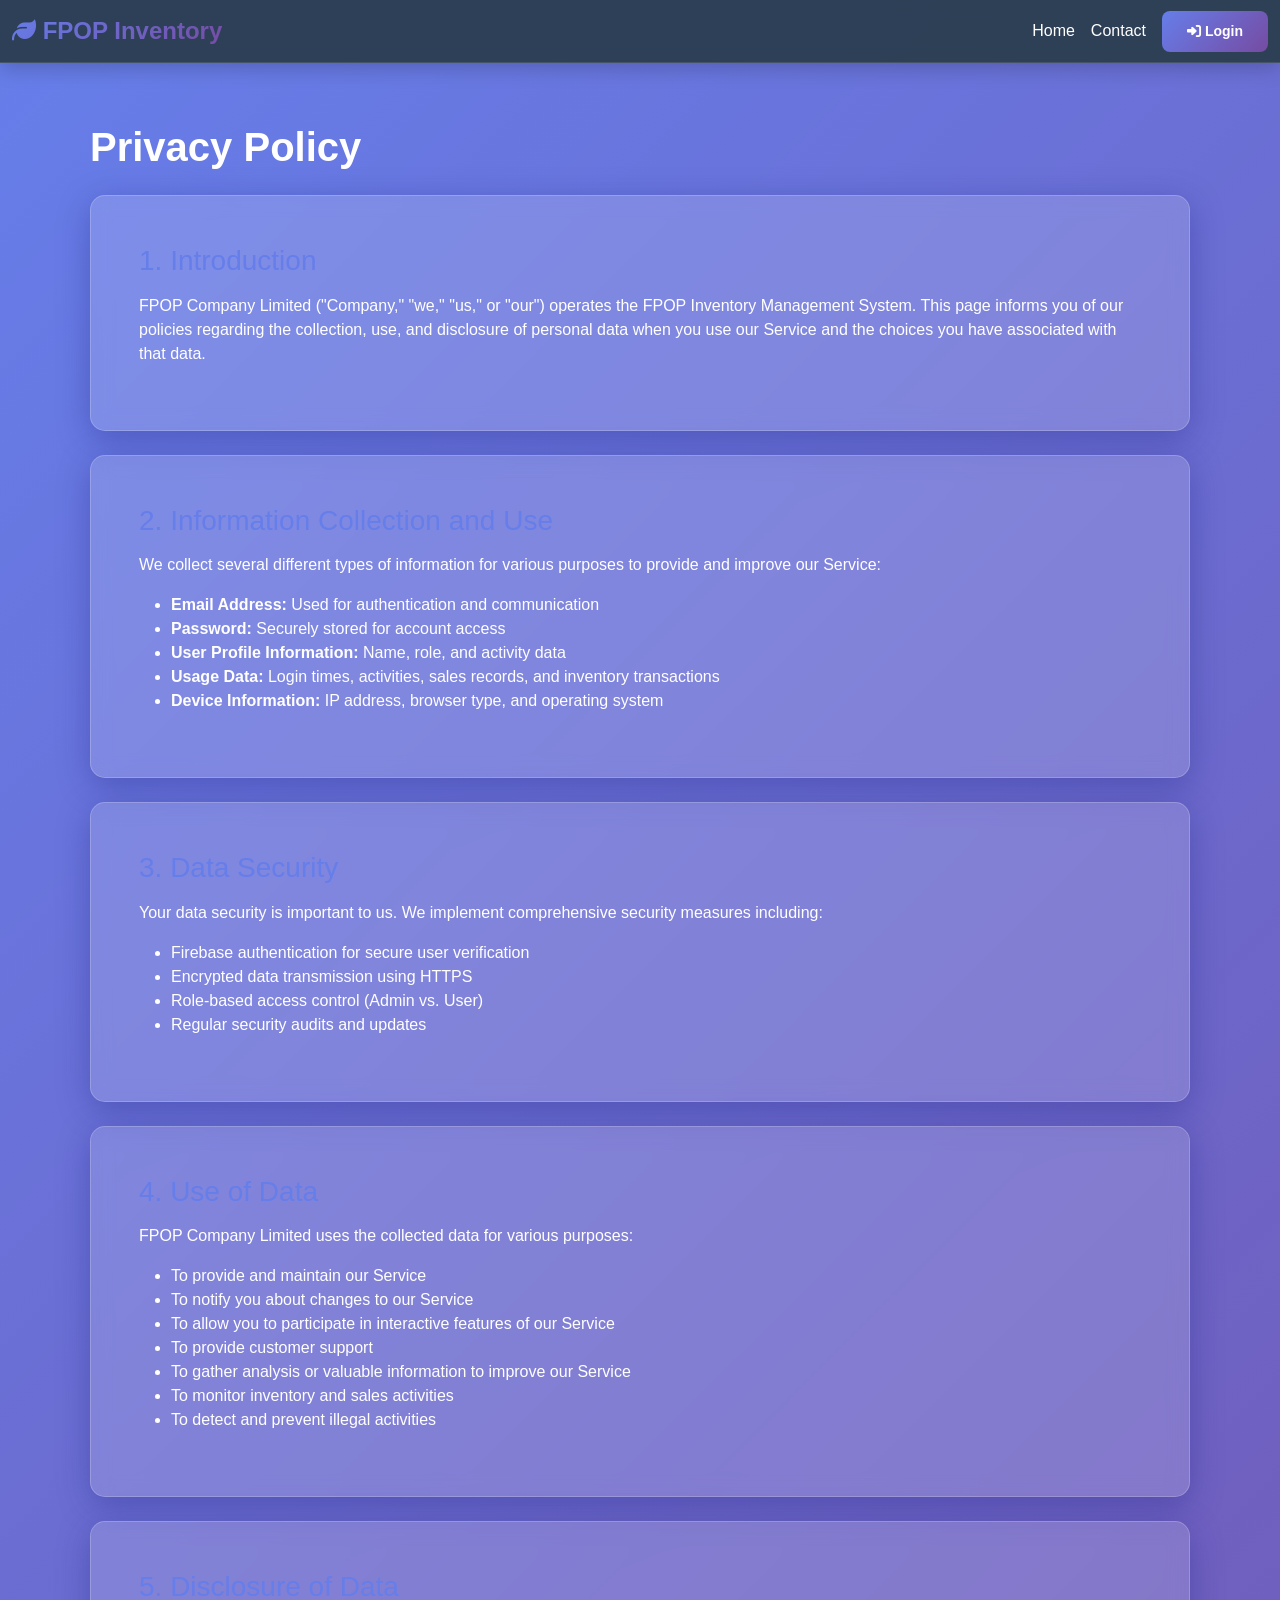
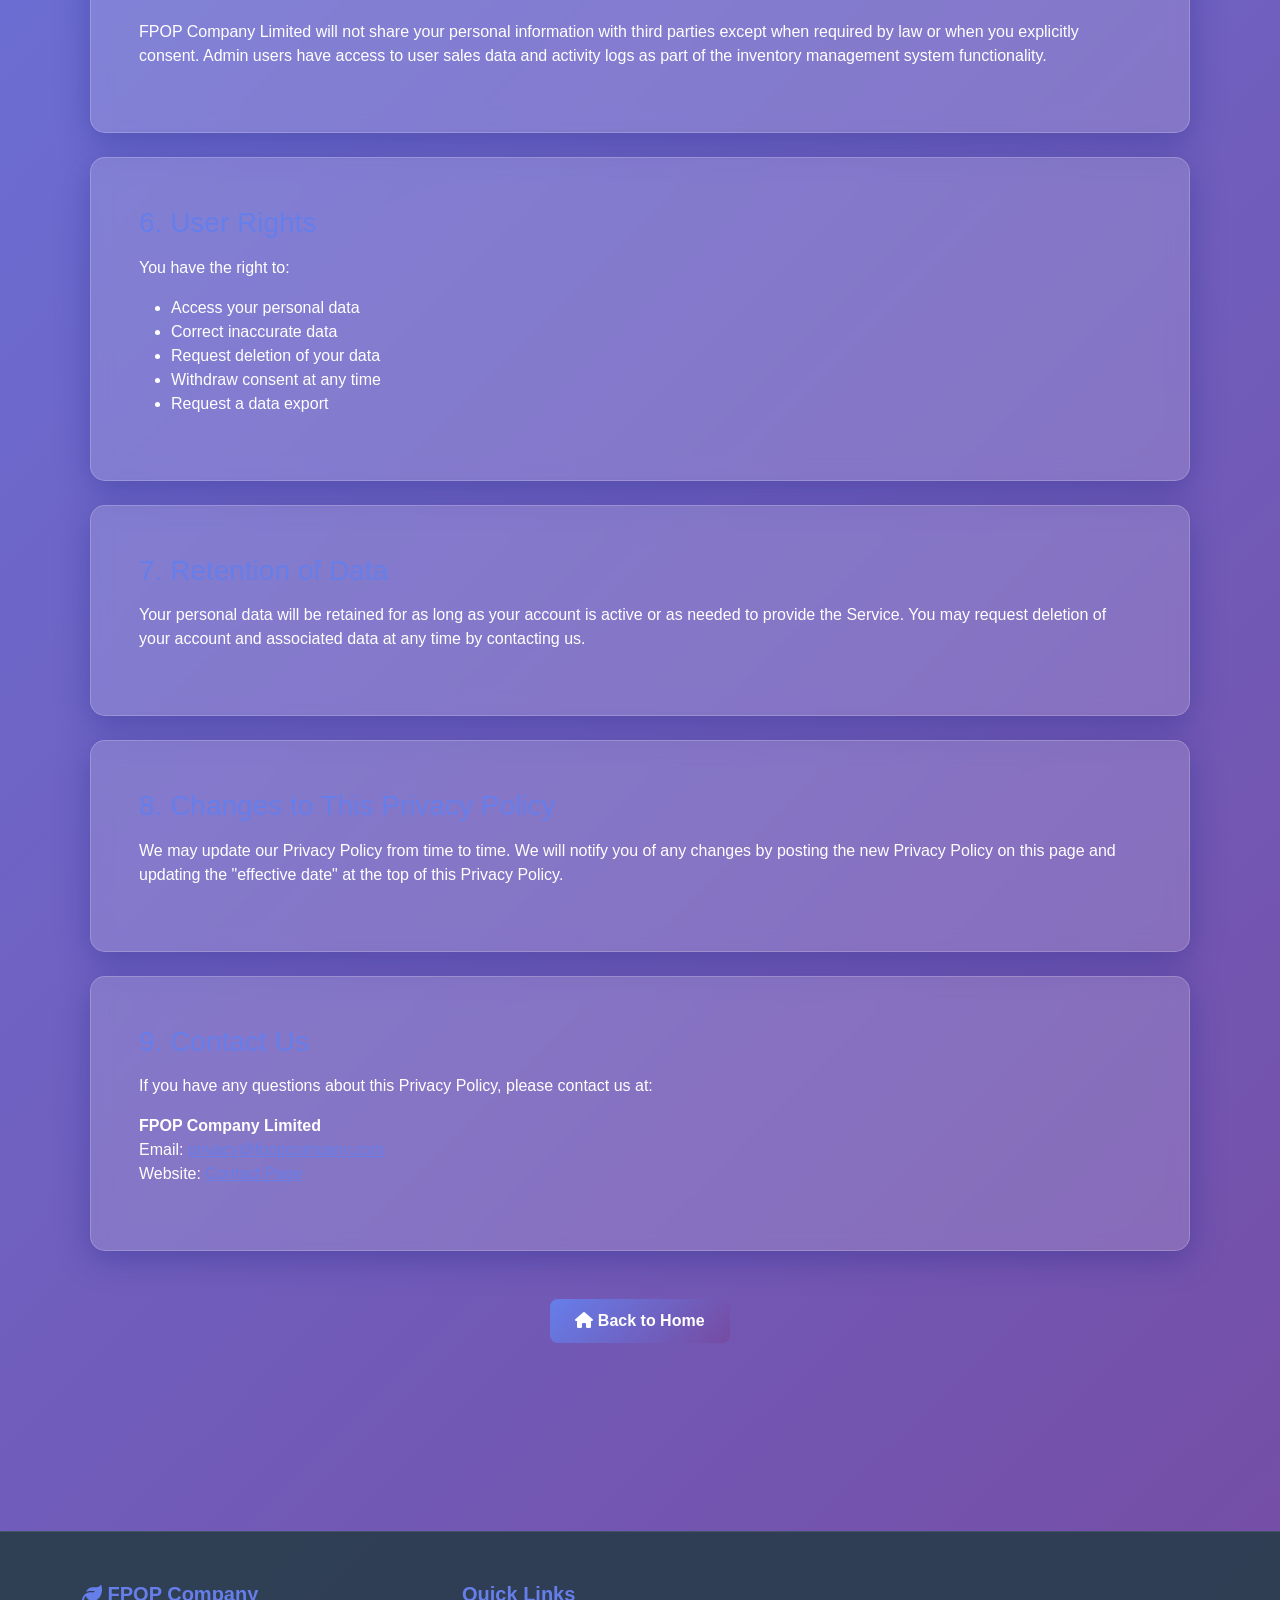
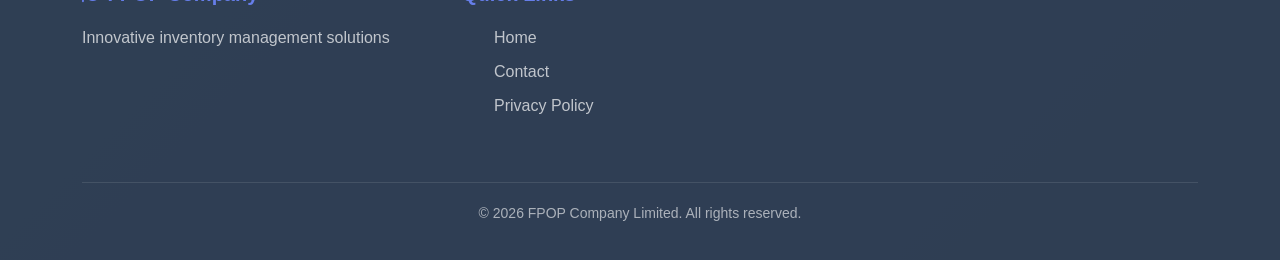
<file: invent/privacy-policy.html>
<!DOCTYPE html>
<html lang="en">
<head>
    <meta charset="UTF-8">
    <meta name="viewport" content="width=device-width, initial-scale=1.0">
    <title>Privacy Policy - FPOP Inventory</title>
    <link href="https://cdn.jsdelivr.net/npm/bootstrap@5.3.0/dist/css/bootstrap.min.css" rel="stylesheet">
    <link rel="stylesheet" href="https://cdnjs.cloudflare.com/ajax/libs/font-awesome/6.4.0/css/all.min.css">
    <link rel="stylesheet" href="css/style.css">
</head>
<body>
    <!-- Navbar -->
    <nav class="navbar navbar-expand-lg navbar-custom sticky-top">
        <div class="container-fluid">
            <a class="navbar-brand" href="index.html">
                <i class="fas fa-leaf"></i> FPOP Inventory
            </a>
            <button class="navbar-toggler" type="button" data-bs-toggle="collapse" data-bs-target="#navbarNav">
                <span class="navbar-toggler-icon"></span>
            </button>
            <div class="collapse navbar-collapse" id="navbarNav">
                <ul class="navbar-nav ms-auto">
                    <li class="nav-item"><a class="nav-link" href="index.html">Home</a></li>
                    <li class="nav-item"><a class="nav-link" href="contact.html">Contact</a></li>
                    <li class="nav-item ms-2">
                        <a href="login.html" class="btn btn-custom-primary btn-sm">
                            <i class="fas fa-sign-in-alt"></i> Login
                        </a>
                    </li>
                </ul>
            </div>
        </div>
    </nav>

    <!-- Content -->
    <div class="container" style="padding: 60px 20px; color: white;">
        <h1 class="mb-4" style="font-size: 40px; font-weight: 700;">Privacy Policy</h1>
        
        <div class="blur-card p-5 mb-4">
            <h3 class="mb-3" style="color: #667eea;">1. Introduction</h3>
            <p>
                FPOP Company Limited ("Company," "we," "us," or "our") operates the FPOP Inventory Management System. 
                This page informs you of our policies regarding the collection, use, and disclosure of personal data 
                when you use our Service and the choices you have associated with that data.
            </p>
        </div>

        <div class="blur-card p-5 mb-4">
            <h3 class="mb-3" style="color: #667eea;">2. Information Collection and Use</h3>
            <p>We collect several different types of information for various purposes to provide and improve our Service:</p>
            <ul>
                <li><strong>Email Address:</strong> Used for authentication and communication</li>
                <li><strong>Password:</strong> Securely stored for account access</li>
                <li><strong>User Profile Information:</strong> Name, role, and activity data</li>
                <li><strong>Usage Data:</strong> Login times, activities, sales records, and inventory transactions</li>
                <li><strong>Device Information:</strong> IP address, browser type, and operating system</li>
            </ul>
        </div>

        <div class="blur-card p-5 mb-4">
            <h3 class="mb-3" style="color: #667eea;">3. Data Security</h3>
            <p>
                Your data security is important to us. We implement comprehensive security measures including:
            </p>
            <ul>
                <li>Firebase authentication for secure user verification</li>
                <li>Encrypted data transmission using HTTPS</li>
                <li>Role-based access control (Admin vs. User)</li>
                <li>Regular security audits and updates</li>
            </ul>
        </div>

        <div class="blur-card p-5 mb-4">
            <h3 class="mb-3" style="color: #667eea;">4. Use of Data</h3>
            <p>FPOP Company Limited uses the collected data for various purposes:</p>
            <ul>
                <li>To provide and maintain our Service</li>
                <li>To notify you about changes to our Service</li>
                <li>To allow you to participate in interactive features of our Service</li>
                <li>To provide customer support</li>
                <li>To gather analysis or valuable information to improve our Service</li>
                <li>To monitor inventory and sales activities</li>
                <li>To detect and prevent illegal activities</li>
            </ul>
        </div>

        <div class="blur-card p-5 mb-4">
            <h3 class="mb-3" style="color: #667eea;">5. Disclosure of Data</h3>
            <p>
                FPOP Company Limited will not share your personal information with third parties except when 
                required by law or when you explicitly consent. Admin users have access to user sales data and 
                activity logs as part of the inventory management system functionality.
            </p>
        </div>

        <div class="blur-card p-5 mb-4">
            <h3 class="mb-3" style="color: #667eea;">6. User Rights</h3>
            <p>You have the right to:</p>
            <ul>
                <li>Access your personal data</li>
                <li>Correct inaccurate data</li>
                <li>Request deletion of your data</li>
                <li>Withdraw consent at any time</li>
                <li>Request a data export</li>
            </ul>
        </div>

        <div class="blur-card p-5 mb-4">
            <h3 class="mb-3" style="color: #667eea;">7. Retention of Data</h3>
            <p>
                Your personal data will be retained for as long as your account is active or as needed to provide 
                the Service. You may request deletion of your account and associated data at any time by contacting us.
            </p>
        </div>

        <div class="blur-card p-5 mb-4">
            <h3 class="mb-3" style="color: #667eea;">8. Changes to This Privacy Policy</h3>
            <p>
                We may update our Privacy Policy from time to time. We will notify you of any changes by posting 
                the new Privacy Policy on this page and updating the "effective date" at the top of this Privacy Policy.
            </p>
        </div>

        <div class="blur-card p-5 mb-4">
            <h3 class="mb-3" style="color: #667eea;">9. Contact Us</h3>
            <p>If you have any questions about this Privacy Policy, please contact us at:</p>
            <p>
                <strong>FPOP Company Limited</strong><br>
                Email: <a href="mailto:privacy@fpopcompany.com" style="color: #667eea;">privacy@fpopcompany.com</a><br>
                Website: <a href="contact.html" style="color: #667eea;">Contact Page</a>
            </p>
        </div>

        <div class="text-center mt-5 mb-5">
            <a href="index.html" class="btn btn-custom-primary">
                <i class="fas fa-home"></i> Back to Home
            </a>
        </div>
    </div>

    <!-- Footer -->
    <footer class="footer">
        <div class="container">
            <div class="row mb-4">
                <div class="col-md-4 footer-section mb-4">
                    <h5><i class="fas fa-leaf"></i> FPOP Company</h5>
                    <p style="opacity: 0.7;">Innovative inventory management solutions</p>
                </div>
                <div class="col-md-4 footer-section mb-4">
                    <h5>Quick Links</h5>
                    <ul>
                        <li><a href="index.html">Home</a></li>
                        <li><a href="contact.html">Contact</a></li>
                        <li><a href="#top">Privacy Policy</a></li>
                    </ul>
                </div>
            </div>
            <div class="footer-bottom">
                <p>&copy; 2026 FPOP Company Limited. All rights reserved.</p>
            </div>
        </div>
    </footer>

    <script src="https://cdn.jsdelivr.net/npm/bootstrap@5.3.0/dist/js/bootstrap.bundle.min.js"></script>
</body>
</html>
</file>
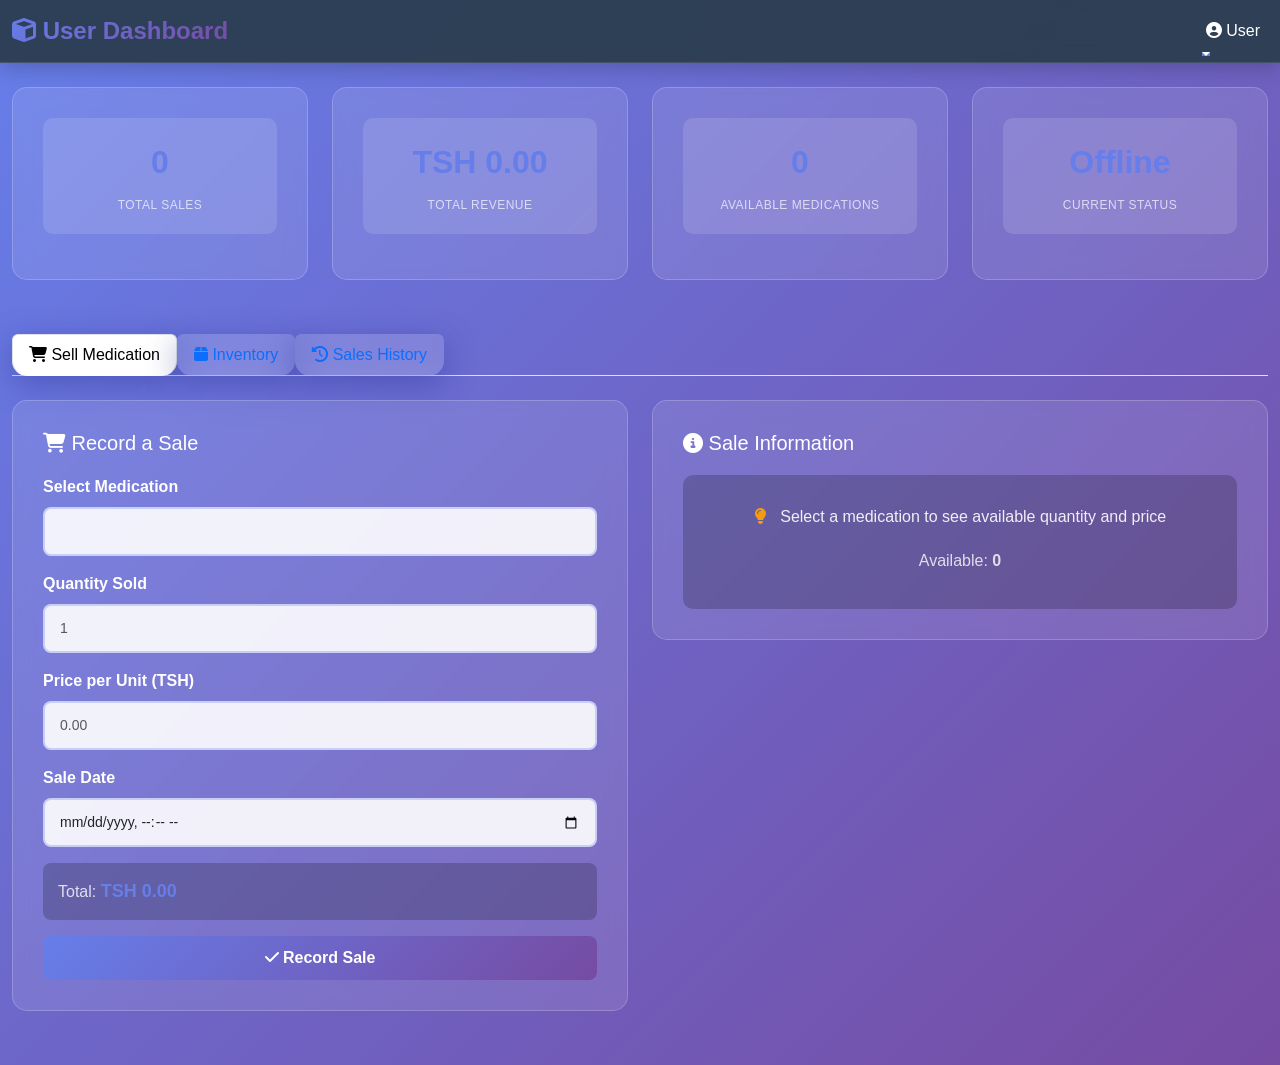
<file: invent/user-dashboard.html>
<!DOCTYPE html>
<html lang="en">
<head>
    <meta charset="UTF-8">
    <meta name="viewport" content="width=device-width, initial-scale=1.0">
    <title>User Dashboard - FPOP Inventory</title>
    <link href="https://cdn.jsdelivr.net/npm/bootstrap@5.3.0/dist/css/bootstrap.min.css" rel="stylesheet">
    <link rel="stylesheet" href="https://cdnjs.cloudflare.com/ajax/libs/font-awesome/6.4.0/css/all.min.css">
    <link rel="stylesheet" href="css/style.css">
</head>
<body style="background: linear-gradient(135deg, #667eea 0%, #764ba2 100%);">

    <!-- Navigation -->
    <nav class="navbar navbar-expand-lg navbar-custom sticky-top">
        <div class="container-fluid">
            <a class="navbar-brand" href="#">
                <i class="fas fa-cube"></i> User Dashboard
            </a>
            <button class="navbar-toggler" type="button" data-bs-toggle="collapse" data-bs-target="#navbarNav">
                <span class="navbar-toggler-icon"></span>
            </button>
            <div class="collapse navbar-collapse" id="navbarNav">
                <ul class="navbar-nav ms-auto">
                    <li class="nav-item dropdown">
                        <a class="nav-link dropdown-toggle" href="#" id="userDropdown" role="button" data-bs-toggle="dropdown">
                            <i class="fas fa-user-circle"></i> <span id="userName">User</span>
                        </a>
                        <ul class="dropdown-menu dropdown-menu-end" aria-labelledby="userDropdown">
                            <li><a class="dropdown-item" href="#" data-bs-toggle="modal" data-bs-target="#profileModal"><i class="fas fa-edit"></i> Edit Profile</a></li>
                            <li><hr class="dropdown-divider"></li>
                            <li><a class="dropdown-item" href="index.html" id="logoutBtn"><i class="fas fa-sign-out-alt"></i> Logout</a></li>
                        </ul>
                    </li>
                </ul>
            </div>
        </div>
    </nav>

    <div class="container-fluid py-4">
        <!-- Alert Section -->
        <div id="alertDiv"></div>

        <!-- Statistics -->
        <div class="row g-4 mb-4">
            <div class="col-md-6 col-lg-3">
                <div class="dashboard-card">
                    <div class="stat-box">
                        <div class="stat-number" id="totalSales">0</div>
                        <div class="stat-label">Total Sales</div>
                    </div>
                </div>
            </div>
            <div class="col-md-6 col-lg-3">
                <div class="dashboard-card">
                    <div class="stat-box">
                        <div class="stat-number">TSH <span id="totalRevenue">0.00</span></div>
                        <div class="stat-label">Total Revenue</div>
                    </div>
                </div>
            </div>
            <div class="col-md-6 col-lg-3">
                <div class="dashboard-card">
                    <div class="stat-box">
                        <div class="stat-number" id="availableMeds">0</div>
                        <div class="stat-label">Available Medications</div>
                    </div>
                </div>
            </div>
            <div class="col-md-6 col-lg-3">
                <div class="dashboard-card">
                    <div class="stat-box">
                        <div class="stat-number" id="userStatus">Offline</div>
                        <div class="stat-label">Current Status</div>
                    </div>
                </div>
            </div>
        </div>

        <!-- Tab Navigation -->
        <ul class="nav nav-tabs mb-4" id="userTabs" role="tablist">
            <li class="nav-item" role="presentation">
                <button class="nav-link active blur-card" id="sell-tab" data-bs-toggle="tab" data-bs-target="#sell" type="button">
                    <i class="fas fa-shopping-cart"></i> Sell Medication
                </button>
            </li>
            <li class="nav-item" role="presentation">
                <button class="nav-link blur-card" id="inventory-tab" data-bs-toggle="tab" data-bs-target="#inventory" type="button">
                    <i class="fas fa-box"></i> Inventory
                </button>
            </li>
            <li class="nav-item" role="presentation">
                <button class="nav-link blur-card" id="sales-history-tab" data-bs-toggle="tab" data-bs-target="#sales-history" type="button">
                    <i class="fas fa-history"></i> Sales History
                </button>
            </li>
        </ul>

        <!-- Tab Content -->
        <div class="tab-content" id="userTabContent">
            <!-- Sell Medication Tab -->
            <div class="tab-pane fade show active" id="sell" role="tabpanel">
                <div class="row g-4">
                    <div class="col-lg-6">
                        <div class="dashboard-card">
                            <h5 style="color: white; margin-bottom: 20px;">
                                <i class="fas fa-shopping-cart"></i> Record a Sale
                            </h5>
                            <form id="saleForm">
                                <div class="mb-3">
                                    <label class="form-label">Select Medication</label>
                                    <select class="form-control" id="medicationSelect" required></select>
                                </div>

                                <div class="mb-3">
                                    <label class="form-label">Quantity Sold</label>
                                    <input type="number" class="form-control" id="saleQuantity" placeholder="1" min="1" required>
                                </div>

                                <div class="mb-3">
                                    <label class="form-label">Price per Unit (TSH)</label>
                                    <input type="number" class="form-control" id="salePrice" placeholder="0.00" min="0" step="0.01" readonly>
                                </div>

                                <div class="mb-3">
                                    <label class="form-label">Sale Date</label>
                                    <input type="datetime-local" class="form-control" id="saleDate" required>
                                </div>

                                <div class="mb-3">
                                    <p style="color: rgba(255, 255, 255, 0.8); background: rgba(0, 0, 0, 0.2); padding: 15px; border-radius: 8px;">
                                        Total: <strong style="color: #667eea; font-size: 18px;">TSH <span id="saleTotal">0.00</span></strong>
                                    </p>
                                </div>

                                <button type="submit" class="btn btn-custom-primary w-100">
                                    <i class="fas fa-check"></i> Record Sale
                                </button>
                            </form>
                        </div>
                    </div>

                    <div class="col-lg-6">
                        <div class="dashboard-card">
                            <h5 style="color: white; margin-bottom: 20px;">
                                <i class="fas fa-info-circle"></i> Sale Information
                            </h5>
                            <div style="background: rgba(0, 0, 0, 0.2); padding: 20px; border-radius: 10px; text-align: center;">
                                <p style="color: rgba(255, 255, 255, 0.9); margin: 10px 0;">
                                    <i class="fas fa-lightbulb" style="color: #f39c12; margin-right: 10px;"></i>
                                    Select a medication to see available quantity and price
                                </p>
                                <div id="medInfo" style="margin-top: 20px; color: rgba(255, 255, 255, 0.8);">
                                    <p>Available: <strong id="availableQty">0</strong></p>
                                    <p id="stockStatus"></p>
                                </div>
                            </div>
                        </div>
                    </div>
                </div>
            </div>

            <!-- Inventory Tab -->
            <div class="tab-pane fade" id="inventory" role="tabpanel">
                <div class="dashboard-card">
                    <div class="d-flex justify-content-between align-items-center mb-4">
                        <h5 style="color: white; margin: 0;">
                            <i class="fas fa-box"></i> Available Medications
                        </h5>
                        <div class="d-flex gap-2">
                            <input type="text" class="form-control form-control-sm" id="searchInventory" placeholder="Search medications..." style="width: 200px;">
                            <select class="form-control form-control-sm" id="filterStock" style="width: 150px;">
                                <option value="all">All Stock</option>
                                <option value="available">Available</option>
                                <option value="low">Low Stock</option>
                                <option value="critical">Critical</option>
                            </select>
                        </div>
                    </div>

                    <!-- Inventory Stats -->
                    <div class="row g-3 mb-4" id="inventoryStats">
                        <div class="col-md-3">
                            <div class="stat-mini-card">
                                <div class="stat-icon">
                                    <i class="fas fa-pills text-success"></i>
                                </div>
                                <div class="stat-content">
                                    <div class="stat-number" id="totalMeds">0</div>
                                    <div class="stat-label">Total Medications</div>
                                </div>
                            </div>
                        </div>
                        <div class="col-md-3">
                            <div class="stat-mini-card">
                                <div class="stat-icon">
                                    <i class="fas fa-check-circle text-info"></i>
                                </div>
                                <div class="stat-content">
                                    <div class="stat-number" id="availableMedsCount">0</div>
                                    <div class="stat-label">Available</div>
                                </div>
                            </div>
                        </div>
                        <div class="col-md-3">
                            <div class="stat-mini-card">
                                <div class="stat-icon">
                                    <i class="fas fa-exclamation-triangle text-warning"></i>
                                </div>
                                <div class="stat-content">
                                    <div class="stat-number" id="lowStockCount">0</div>
                                    <div class="stat-label">Low Stock</div>
                                </div>
                            </div>
                        </div>
                        <div class="col-md-3">
                            <div class="stat-mini-card">
                                <div class="stat-icon">
                                    <i class="fas fa-times-circle text-danger"></i>
                                </div>
                                <div class="stat-content">
                                    <div class="stat-number" id="criticalStockCount">0</div>
                                    <div class="stat-label">Critical</div>
                                </div>
                            </div>
                        </div>
                    </div>

                    <!-- Medication Cards Grid -->
                    <div class="row g-4" id="medicationCards">
                        <!-- Populated by JavaScript -->
                    </div>

                    <!-- Empty State -->
                    <div id="emptyInventory" class="text-center py-5" style="display: none;">
                        <div style="font-size: 60px; color: rgba(255, 255, 255, 0.3); margin-bottom: 20px;">
                            <i class="fas fa-box-open"></i>
                        </div>
                        <h4 style="color: rgba(255, 255, 255, 0.7);">No medications found</h4>
                        <p style="color: rgba(255, 255, 255, 0.5);">Try adjusting your search or filter criteria</p>
                    </div>
                </div>
            </div>

            <!-- Sales History Tab -->
            <div class="tab-pane fade" id="sales-history" role="tabpanel">
                <div class="dashboard-card">
                    <h5 style="color: white; margin-bottom: 20px;">
                        <i class="fas fa-history"></i> My Sales History
                    </h5>
                    <div class="table-responsive">
                        <table class="table table-transparent blur-table" id="salesHistoryTable">
                            <thead>
                                <tr>
                                    <th>Date</th>
                                    <th>Medication</th>
                                    <th>Quantity</th>
                                    <th>Unit Price</th>
                                    <th>Total Amount</th>
                                </tr>
                            </thead>
                            <tbody>
                                <!-- Populated by JavaScript -->
                            </tbody>
                        </table>
                    </div>
                </div>
            </div>
        </div>
    </div>

    <!-- Profile Modal -->
    <div class="modal fade" id="profileModal" tabindex="-1">
        <div class="modal-dialog">
            <div class="modal-content" style="background: rgba(255, 255, 255, 0.95);">
                <div class="modal-header">
                    <h5 class="modal-title">My Profile</h5>
                    <button type="button" class="btn-close" data-bs-dismiss="modal"></button>
                </div>
                <div class="modal-body">
                    <div class="mb-3">
                        <label class="form-label">Username</label>
                        <input type="text" class="form-control" id="profileUsername" readonly>
                    </div>
                    <div class="mb-3">
                        <label class="form-label">Email</label>
                        <input type="email" class="form-control" id="profileEmail" readonly>
                    </div>
                    <div class="mb-3">
                        <label class="form-label">Role</label>
                        <input type="text" class="form-control" id="profileRole" readonly>
                    </div>
                    <div class="mb-3">
                        <label class="form-label">Member Since</label>
                        <input type="text" class="form-control" id="profileCreatedAt" readonly>
                    </div>
                </div>
                <div class="modal-footer">
                    <button type="button" class="btn btn-secondary" data-bs-dismiss="modal">Close</button>
                </div>
            </div>
        </div>
    </div>

    <script src="https://cdn.jsdelivr.net/npm/bootstrap@5.3.0/dist/js/bootstrap.bundle.min.js"></script>
    <script type="module" src="js/user-dashboard.js"></script>
</body>
</html>
</file>
<file: invent/css/style.css>
:root {
  --primary-color: #2c3e50;
  --secondary-color: #3498db;
  --success-color: #27ae60;
  --danger-color: #e74c3c;
  --warning-color: #f39c12;
  --light-bg: rgba(255, 255, 255, 0.95);
  --blur-bg: rgba(255, 255, 255, 0.1);
  --dark-blue: #1a3a52;
  --light-blue: #ecf0f1;
}

* {
  margin: 0;
  padding: 0;
  box-sizing: border-box;
}

body {
  font-family: 'Segoe UI', Tahoma, Geneva, Verdana, sans-serif;
  background: linear-gradient(135deg, #667eea 0%, #764ba2 100%);
  min-height: 100vh;
  color: #333;
}

/* ============== GENERAL STYLES ============== */
.blur-card {
  background: rgba(255, 255, 255, 0.15);
  backdrop-filter: blur(10px);
  border: 1px solid rgba(255, 255, 255, 0.2);
  border-radius: 15px;
  box-shadow: 0 8px 32px 0 rgba(31, 38, 135, 0.37);
  transition: all 0.3s ease;
}

.blur-card:hover {
  background: rgba(255, 255, 255, 0.25);
  box-shadow: 0 8px 32px 0 rgba(31, 38, 135, 0.5);
  transform: translateY(-5px);
}

.blur-table {
  background: rgba(255, 255, 255, 0.12) !important;
  backdrop-filter: blur(8px);
}

.blur-table tbody tr {
  background: rgba(255, 255, 255, 0.07) !important;
  border-bottom: 1px solid rgba(255, 255, 255, 0.1) !important;
}

.blur-table thead th {
  background: rgba(255, 255, 255, 0.15) !important;
  border-bottom: 2px solid rgba(255, 255, 255, 0.2) !important;
  color: white;
  font-weight: 600;
}

/* ============== NAVBAR ============== */
.navbar-custom {
  background: rgba(44, 62, 80, 0.95) !important;
  backdrop-filter: blur(10px);
  border-bottom: 1px solid rgba(255, 255, 255, 0.1);
  box-shadow: 0 5px 20px rgba(0, 0, 0, 0.2);
}

.navbar-brand {
  font-weight: 700;
  font-size: 24px;
  background: linear-gradient(135deg, #667eea 0%, #764ba2 100%);
  -webkit-background-clip: text;
  -webkit-text-fill-color: transparent;
  background-clip: text;
}

.navbar-custom .nav-link {
  color: white !important;
  font-weight: 500;
  transition: all 0.3s ease;
  position: relative;
}

.navbar-custom .nav-link:hover {
  color: #667eea !important;
}

.navbar-custom .nav-link::after {
  content: '';
  position: absolute;
  bottom: -5px;
  left: 0;
  width: 0;
  height: 2px;
  background: #667eea;
  transition: width 0.3s ease;
}

.navbar-custom .nav-link:hover::after {
  width: 100%;
}

/* ============== BUTTONS ============== */
.btn-custom-primary {
  background: linear-gradient(135deg, #667eea 0%, #764ba2 100%);
  border: none;
  color: white;
  font-weight: 600;
  padding: 10px 25px;
  border-radius: 8px;
  transition: all 0.3s ease;
}

.btn-custom-primary:hover {
  transform: translateY(-2px);
  box-shadow: 0 10px 25px rgba(102, 126, 234, 0.4);
  color: white;
}

.btn-custom-secondary {
  background: rgba(255, 255, 255, 0.2);
  border: 2px solid rgba(255, 255, 255, 0.4);
  color: white;
  font-weight: 600;
  padding: 10px 25px;
  border-radius: 8px;
  transition: all 0.3s ease;
}

.btn-custom-secondary:hover {
  background: rgba(255, 255, 255, 0.3);
  border-color: rgba(255, 255, 255, 0.6);
  color: white;
}

/* ============== FORMS ============== */
.form-control {
  background: rgba(255, 255, 255, 0.9);
  border: 2px solid rgba(102, 126, 234, 0.3);
  border-radius: 8px;
  padding: 12px 15px;
  font-size: 14px;
  transition: all 0.3s ease;
}

.form-control:focus {
  background: white;
  border-color: #667eea;
  box-shadow: 0 0 0 0.2rem rgba(102, 126, 234, 0.25);
}

.form-label {
  color: white;
  font-weight: 600;
  margin-bottom: 8px;
}

/* ============== HERO SECTION ============== */
.hero-section {
  background: linear-gradient(135deg, #667eea 0%, #764ba2 100%);
  padding: 80px 20px;
  text-align: center;
  color: white;
  position: relative;
  overflow: hidden;
}

.hero-section::before {
  content: '';
  position: absolute;
  top: -50%;
  right: -10%;
  width: 500px;
  height: 500px;
  background: rgba(255, 255, 255, 0.1);
  border-radius: 50%;
  animation: float 6s ease-in-out infinite;
}

.hero-section::after {
  content: '';
  position: absolute;
  bottom: -50%;
  left: -10%;
  width: 400px;
  height: 400px;
  background: rgba(255, 255, 255, 0.1);
  border-radius: 50%;
  animation: float 8s ease-in-out infinite;
}

.hero-content {
  position: relative;
  z-index: 1;
}

.hero-title {
  font-size: 48px;
  font-weight: 700;
  margin-bottom: 20px;
  text-shadow: 2px 2px 4px rgba(0, 0, 0, 0.2);
}

.hero-subtitle {
  font-size: 20px;
  margin-bottom: 40px;
  opacity: 0.95;
}

@keyframes float {
  0%, 100% { transform: translateY(0px) rotate(0deg); }
  50% { transform: translateY(-30px) rotate(180deg); }
}

/* ============== CARDS ============== */
.card-custom {
  background: rgba(255, 255, 255, 0.95);
  border: none;
  border-radius: 15px;
  box-shadow: 0 8px 32px rgba(0, 0, 0, 0.1);
  transition: all 0.3s ease;
  overflow: hidden;
}

.card-custom:hover {
  transform: translateY(-10px);
  box-shadow: 0 15px 40px rgba(0, 0, 0, 0.2);
}

.card-custom .card-body {
  padding: 30px;
}

.feature-icon {
  font-size: 48px;
  margin-bottom: 15px;
  display: inline-block;
}

/* ============== TABLES ============== */
.table-transparent {
  color: white;
}

.table-transparent thead th {
  border-top: none;
  border-bottom: 2px solid rgba(255, 255, 255, 0.3);
  text-transform: uppercase;
  font-size: 12px;
  font-weight: 600;
  letter-spacing: 1px;
}

.table-transparent tbody td {
  border-bottom: 1px solid rgba(255, 255, 255, 0.1);
  vertical-align: middle;
}

.badge-status {
  padding: 8px 15px;
  border-radius: 20px;
  font-weight: 600;
  font-size: 12px;
}

.badge-online {
  background: rgba(39, 174, 96, 0.3);
  color: #2ecc71;
  border: 1px solid #2ecc71;
}

.badge-offline {
  background: rgba(231, 76, 60, 0.3);
  color: #e74c3c;
  border: 1px solid #e74c3c;
}

.badge-stock-ok {
  background: rgba(46, 204, 113, 0.3);
  color: #2ecc71;
  border: 1px solid #2ecc71;
}

.badge-stock-low {
  background: rgba(243, 156, 18, 0.3);
  color: #f39c12;
  border: 1px solid #f39c12;
}

.badge-stock-critical {
  background: rgba(231, 76, 60, 0.3);
  color: #e74c3c;
  border: 1px solid #e74c3c;
}

/* ============== LOGIN/AUTH PAGES ============== */
.auth-container {
  min-height: 100vh;
  display: flex;
  align-items: center;
  justify-content: center;
  background: linear-gradient(135deg, #667eea 0%, #764ba2 100%);
  position: relative;
  overflow: hidden;
}

.auth-container::before {
  content: '';
  position: absolute;
  top: -50%;
  left: -50%;
  width: 100%;
  height: 100%;
  background: radial-gradient(circle, rgba(255, 255, 255, 0.1) 1px, transparent 1px);
  background-size: 50px 50px;
  animation: moveBackground 20s linear infinite;
}

@keyframes moveBackground {
  0% { transform: translate(0, 0); }
  100% { transform: translate(50px, 50px); }
}

.auth-form-container {
  background: rgba(255, 255, 255, 0.15);
  backdrop-filter: blur(10px);
  border: 1px solid rgba(255, 255, 255, 0.2);
  border-radius: 20px;
  padding: 50px 40px;
  width: 100%;
  max-width: 450px;
  box-shadow: 0 8px 32px 0 rgba(31, 38, 135, 0.37);
  position: relative;
  z-index: 1;
}

.auth-form-title {
  font-size: 32px;
  font-weight: 700;
  color: white;
  margin-bottom: 10px;
  text-align: center;
}

.auth-form-subtitle {
  color: rgba(255, 255, 255, 0.8);
  text-align: center;
  margin-bottom: 30px;
  font-size: 14px;
}

.form-floating > label {
  color: white;
}

.form-floating > .form-control {
  color: white;
}

.form-floating > .form-control::placeholder {
  color: rgba(255, 255, 255, 0.5);
}

/* ============== DASHBOARD ============== */
.dashboard-container {
  background: linear-gradient(135deg, #667eea 0%, #764ba2 100%);
  min-height: 100vh;
  padding: 30px 0;
}

.dashboard-header {
  background: rgba(44, 62, 80, 0.95);
  backdrop-filter: blur(10px);
  padding: 20px;
  border-radius: 15px;
  margin-bottom: 30px;
  color: white;
}

.dashboard-card {
  background: rgba(255, 255, 255, 0.1);
  backdrop-filter: blur(10px);
  border: 1px solid rgba(255, 255, 255, 0.2);
  border-radius: 15px;
  padding: 30px;
  color: white;
  margin-bottom: 30px;
  transition: all 0.3s ease;
}

.dashboard-card:hover {
  background: rgba(255, 255, 255, 0.15);
  transform: translateY(-5px);
}

.stat-box {
  background: rgba(255, 255, 255, 0.12);
  border-radius: 10px;
  padding: 20px;
  text-align: center;
  margin-bottom: 15px;
}

.stat-number {
  font-size: 32px;
  font-weight: 700;
  color: #667eea;
  margin-bottom: 10px;
}

.stat-label {
  color: rgba(255, 255, 255, 0.8);
  font-size: 14px;
  text-transform: uppercase;
  letter-spacing: 1px;
}

/* ============== FOOTER ============== */
.footer {
  background: rgba(44, 62, 80, 0.95);
  color: white;
  padding: 50px 0 20px;
  margin-top: 80px;
  border-top: 1px solid rgba(255, 255, 255, 0.1);
}

.footer-section h5 {
  font-weight: 700;
  margin-bottom: 20px;
  color: #667eea;
}

.footer-section ul {
  list-style: none;
}

.footer-section ul li {
  margin-bottom: 10px;
}

.footer-section ul li a {
  color: rgba(255, 255, 255, 0.7);
  text-decoration: none;
  transition: color 0.3s ease;
}

.footer-section ul li a:hover {
  color: #667eea;
}

.footer-bottom {
  text-align: center;
  padding-top: 20px;
  border-top: 1px solid rgba(255, 255, 255, 0.1);
  color: rgba(255, 255, 255, 0.6);
  font-size: 14px;
}

/* ============== STATUS INDICATORS ============== */
.status-indicator {
  display: inline-block;
  width: 12px;
  height: 12px;
  border-radius: 50%;
  margin-right: 8px;
  animation: pulse 2s infinite;
}

.status-online {
  background: #2ecc71;
  box-shadow: 0 0 10px #2ecc71;
}

.status-offline {
  background: #95a5a6;
  box-shadow: none;
  animation: none;
}

@keyframes pulse {
  0%, 100% { opacity: 1; }
  50% { opacity: 0.6; }
}

/* ============== INVENTORY CARDS ============== */
.medication-card {
  background: rgba(255, 255, 255, 0.15);
  backdrop-filter: blur(10px);
  border: 1px solid rgba(255, 255, 255, 0.2);
  border-radius: 15px;
  overflow: hidden;
  transition: all 0.3s ease;
  height: 100%;
  position: relative;
}

.medication-card:hover {
  transform: translateY(-5px);
  box-shadow: 0 15px 35px rgba(0, 0, 0, 0.2);
  background: rgba(255, 255, 255, 0.25);
}

.medication-header {
  background: linear-gradient(135deg, rgba(102, 126, 234, 0.8) 0%, rgba(118, 75, 162, 0.8) 100%);
  padding: 15px;
  color: white;
}

.medication-title {
  font-size: 18px;
  font-weight: 600;
  margin-bottom: 5px;
}

.medication-dosage {
  font-size: 14px;
  opacity: 0.9;
}

.medication-body {
  padding: 20px;
}

.medication-price {
  font-size: 24px;
  font-weight: 700;
  color: #27ae60;
  margin-bottom: 15px;
}

.stock-indicator {
  display: inline-flex;
  align-items: center;
  padding: 5px 12px;
  border-radius: 20px;
  font-size: 12px;
  font-weight: 600;
  text-transform: uppercase;
  letter-spacing: 0.5px;
}

.stock-ok {
  background: rgba(39, 174, 96, 0.2);
  color: #27ae60;
  border: 1px solid rgba(39, 174, 96, 0.3);
}

.stock-low {
  background: rgba(243, 156, 18, 0.2);
  color: #f39c12;
  border: 1px solid rgba(243, 156, 18, 0.3);
}

.stock-critical {
  background: rgba(231, 76, 60, 0.2);
  color: #e74c3c;
  border: 1px solid rgba(231, 76, 60, 0.3);
}

.stock-out {
  background: rgba(149, 165, 166, 0.2);
  color: #95a5a6;
  border: 1px solid rgba(149, 165, 166, 0.3);
}

.medication-description {
  color: rgba(255, 255, 255, 0.8);
  font-size: 14px;
  line-height: 1.5;
  margin-bottom: 15px;
}

.medication-stats {
  display: flex;
  justify-content: space-between;
  align-items: center;
  margin-top: 15px;
  padding-top: 15px;
  border-top: 1px solid rgba(255, 255, 255, 0.1);
}

.stat-item {
  text-align: center;
  flex: 1;
}

.stat-value {
  font-size: 16px;
  font-weight: 600;
  color: white;
  display: block;
}

.stat-label {
  font-size: 12px;
  color: rgba(255, 255, 255, 0.7);
  text-transform: uppercase;
  letter-spacing: 0.5px;
}

.quick-action-btn {
  background: rgba(102, 126, 234, 0.2);
  border: 1px solid rgba(102, 126, 234, 0.3);
  color: #667eea;
  padding: 8px 15px;
  border-radius: 8px;
  font-size: 12px;
  font-weight: 600;
  text-decoration: none;
  transition: all 0.3s ease;
  display: inline-flex;
  align-items: center;
  gap: 5px;
}

.quick-action-btn:hover {
  background: rgba(102, 126, 234, 0.3);
  color: white;
  text-decoration: none;
  transform: translateY(-2px);
}

/* ============== MINI STATS CARDS ============== */
.stat-mini-card {
  background: rgba(255, 255, 255, 0.1);
  backdrop-filter: blur(8px);
  border: 1px solid rgba(255, 255, 255, 0.2);
  border-radius: 12px;
  padding: 15px;
  display: flex;
  align-items: center;
  gap: 15px;
  transition: all 0.3s ease;
}

.stat-mini-card:hover {
  background: rgba(255, 255, 255, 0.2);
  transform: translateY(-2px);
}

.stat-icon {
  width: 50px;
  height: 50px;
  border-radius: 12px;
  display: flex;
  align-items: center;
  justify-content: center;
  font-size: 20px;
}

.stat-content {
  flex: 1;
}

.stat-content .stat-number {
  font-size: 24px;
  font-weight: 700;
  color: white;
  margin-bottom: 2px;
}

.stat-content .stat-label {
  font-size: 12px;
  color: rgba(255, 255, 255, 0.7);
  text-transform: uppercase;
  letter-spacing: 0.5px;
}

/* ============== RESPONSIVE ============== */
@media (max-width: 768px) {
  .hero-title {
    font-size: 32px;
  }

  .auth-form-container {
    padding: 30px 20px;
  }

  .dashboard-card {
    padding: 20px;
  }

  .navbar-brand {
    font-size: 18px;
  }

  .table-transparent {
    font-size: 12px;
  }
}

/* ============== SCROLLBAR ============== */
::-webkit-scrollbar {
  width: 10px;
}

::-webkit-scrollbar-track {
  background: rgba(255, 255, 255, 0.1);
  border-radius: 10px;
}

::-webkit-scrollbar-thumb {
  background: rgba(102, 126, 234, 0.5);
  border-radius: 10px;
  transition: background 0.3s ease;
}

::-webkit-scrollbar-thumb:hover {
  background: rgba(102, 126, 234, 0.8);
}

/* ============== ANIMATIONS ============== */
.fade-in {
  animation: fadeIn 0.5s ease-in;
}

@keyframes fadeIn {
  from {
    opacity: 0;
    transform: translateY(20px);
  }
  to {
    opacity: 1;
    transform: translateY(0);
  }
}

.slide-in {
  animation: slideIn 0.5s ease-out;
}

@keyframes slideIn {
  from {
    opacity: 0;
    transform: translateX(-30px);
  }
  to {
    opacity: 1;
    transform: translateX(0);
  }
}

/* ============== ALERTS ============== */
.alert-custom {
  background: rgba(255, 255, 255, 0.15);
  backdrop-filter: blur(10px);
  border: 1px solid rgba(255, 255, 255, 0.2);
  color: white;
  border-radius: 10px;
}

.alert-success-custom {
  border-left: 4px solid #2ecc71;
}

.alert-danger-custom {
  border-left: 4px solid #e74c3c;
}

.alert-warning-custom {
  border-left: 4px solid #f39c12;
}
</file>
